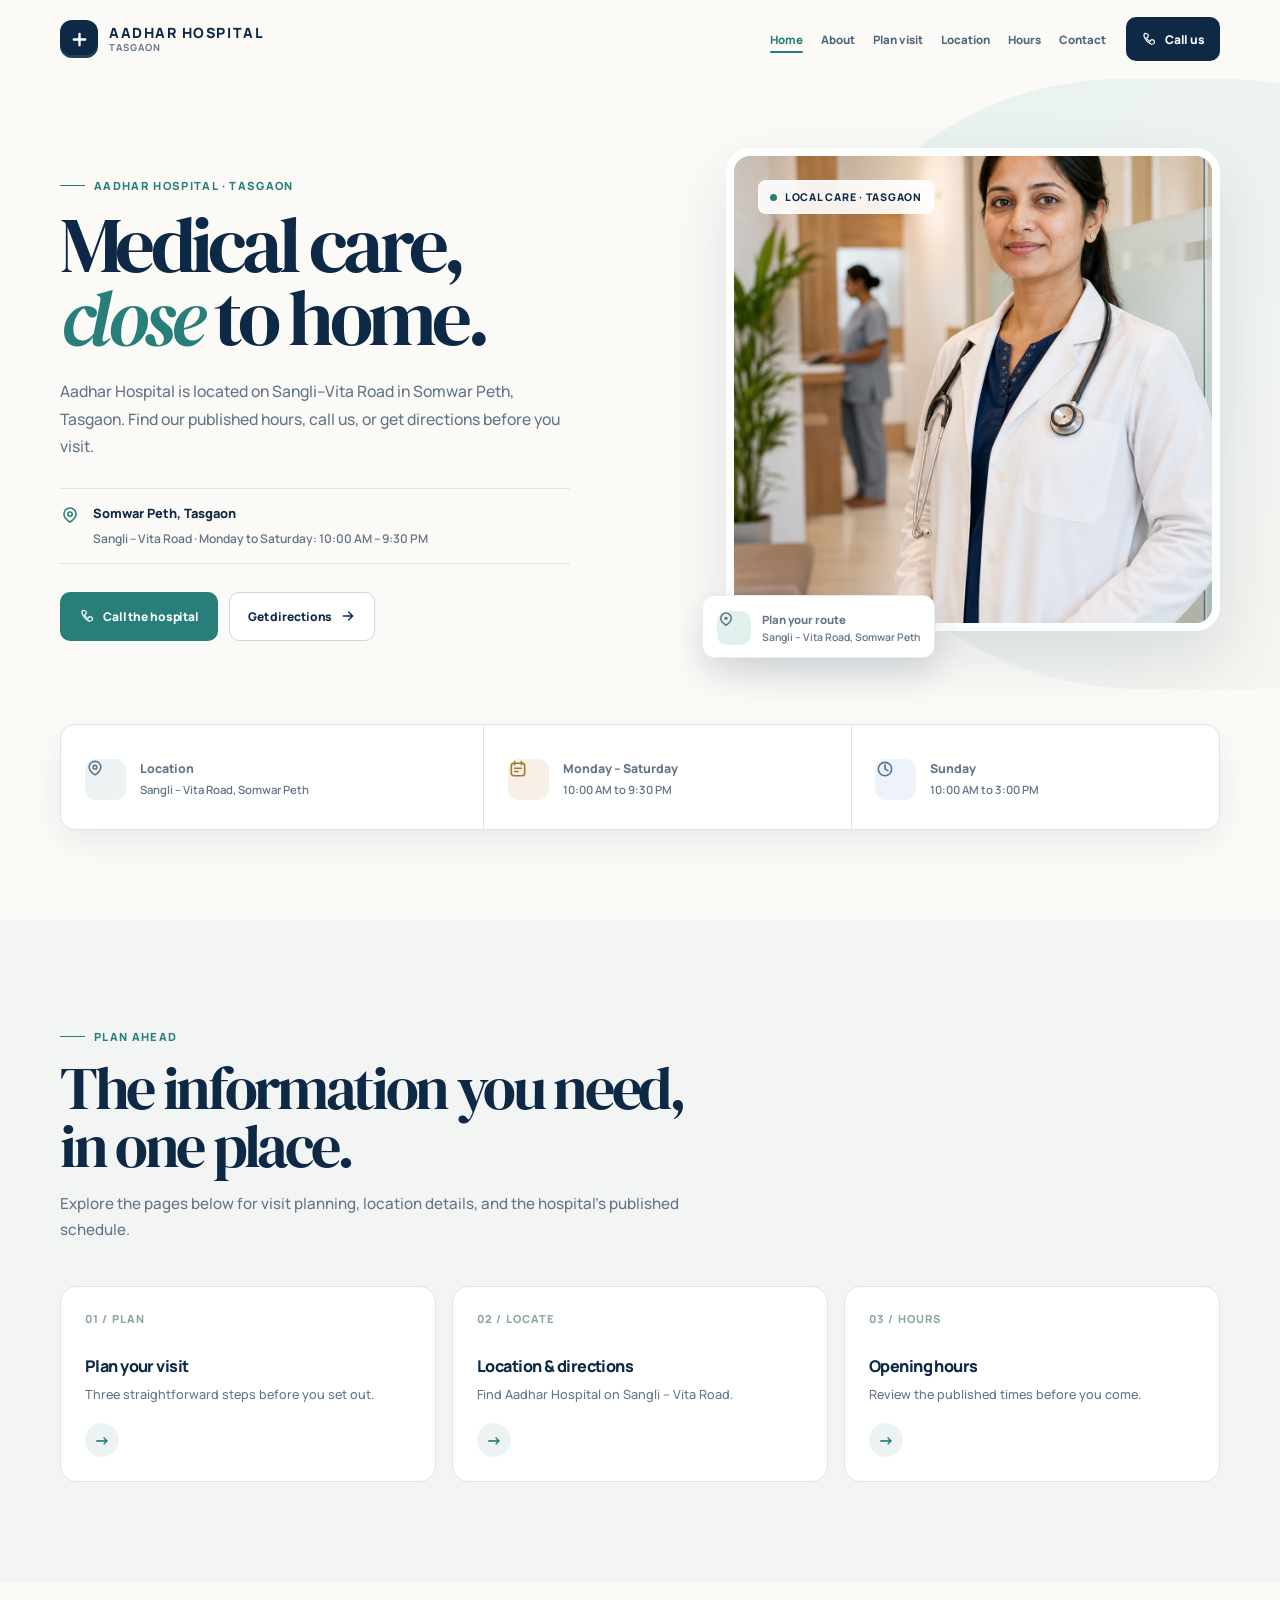
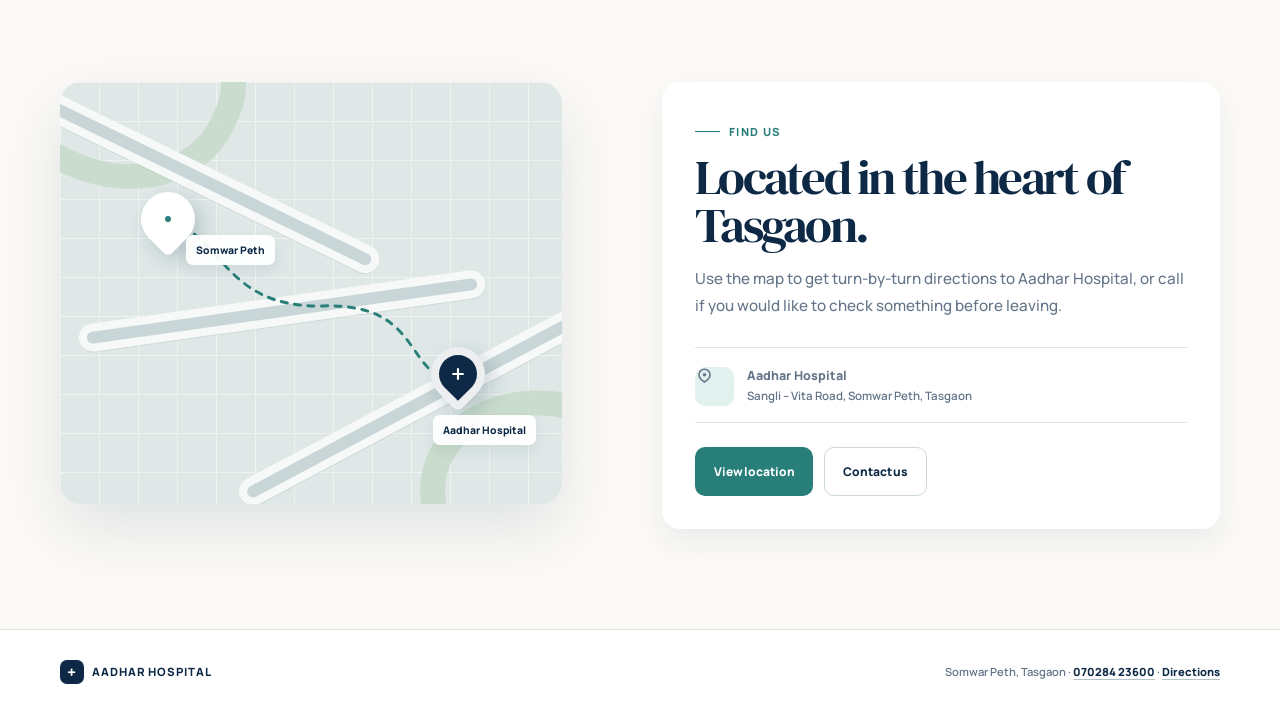
<file: index.html>
<!doctype html>
<html lang="en">
  <head>
    <meta charset="UTF-8" />
    <meta name="viewport" content="width=device-width, initial-scale=1.0" />
    <meta name="theme-color" content="#0d2946" />
    <meta name="description" content="Aadhar Hospital in Tasgaon — location, published visiting hours, contact details, and directions." />
    <title>Aadhar Hospital | Tasgaon</title>
    <link rel="preconnect" href="https://fonts.googleapis.com" />
    <link rel="preconnect" href="https://fonts.gstatic.com" crossorigin />
    <link href="https://fonts.googleapis.com/css2?family=DM+Serif+Display:ital@0;1&family=Manrope:wght@400;500;600;700;800&display=swap" rel="stylesheet" />
    <script>document.documentElement.classList.add('has-js', 'is-loading'); window.__aadharLoaderStartedAt = performance.now();</script>
    <link rel="stylesheet" href="assets/css/site.css" />
    <script src="assets/js/site.js" defer></script>
    <script type="application/ld+json">
      {
        "@context": "https://schema.org",
        "@type": "Hospital",
        "name": "Aadhar Hospital",
        "telephone": "+917028423600",
        "url": "https://maps.app.goo.gl/6AW8SyGjEPgjFMwa7",
        "address": {
          "@type": "PostalAddress",
          "streetAddress": "Sangli - Vita Road, Somwar Peth",
          "addressLocality": "Tasgaon"
        },
        "openingHoursSpecification": [
          {
            "@type": "OpeningHoursSpecification",
            "dayOfWeek": ["Monday", "Tuesday", "Wednesday", "Thursday", "Friday", "Saturday"],
            "opens": "10:00",
            "closes": "21:30"
          },
          {
            "@type": "OpeningHoursSpecification",
            "dayOfWeek": "Sunday",
            "opens": "10:00",
            "closes": "15:00"
          }
        ]
      }
    </script>
  </head>
  <body data-page="home">
    <div class="site-loader" id="site-loader" aria-hidden="true">
      <div class="loader-content">
        <div class="loader-brand"><span class="loader-brand-mark">+</span> AADHAR HOSPITAL</div>
        <div class="pulse-loader-visual">
          <span class="pulse-pin-ring"></span>
          <svg class="pulse-loader-svg" viewBox="0 0 280 117" aria-hidden="true">
            <defs>
              <linearGradient id="loader-route-gradient" x1="18" y1="0" x2="231" y2="0" gradientUnits="userSpaceOnUse">
                <stop stop-color="#287f79"/><stop offset=".63" stop-color="#287f79"/><stop offset="1" stop-color="#0d2946"/>
              </linearGradient>
            </defs>
            <path class="pulse-route-back" d="M18 61h27l9-24 10 48 10-31 10 7h47c18 0 25 13 37 20 15 8 30 7 42-7l20-20"/>
            <path class="pulse-route" d="M18 61h27l9-24 10 48 10-31 10 7h47c18 0 25 13 37 20 15 8 30 7 42-7l20-20"/>
            <circle class="pulse-start" cx="18" cy="61" r="4"/><circle class="pulse-end" cx="230" cy="54" r="3.5"/>
          </svg>
          <span class="pulse-pin"><span>+</span></span><span class="pulse-place">Tasgaon</span>
        </div>
        <p class="pulse-loader-status">Preparing your visit</p>
      </div>
    </div>

    <a class="skip-link" href="#main-content">Skip to content</a>
    <header class="site-header" id="site-header">
      <div class="container header-inner">
        <a class="brand" href="index.html" aria-label="Aadhar Hospital home">
          <span class="brand-mark" aria-hidden="true"><svg viewBox="0 0 24 24" fill="none"><path d="M12 5.5v13M5.5 12h13" stroke="currentColor" stroke-width="2.7" stroke-linecap="round"/></svg></span>
          <span class="brand-copy"><span class="brand-name">AADHAR HOSPITAL</span><span class="brand-place">Tasgaon</span></span>
        </a>
        <button class="nav-toggle" type="button" data-nav-toggle aria-expanded="false" aria-controls="site-nav" aria-label="Open navigation"><span></span></button>
        <nav class="site-nav" id="site-nav" aria-label="Primary navigation">
          <a class="nav-link" href="index.html" aria-current="page">Home</a>
          <a class="nav-link" href="about.html">About</a>
          <a class="nav-link" href="plan-your-visit.html">Plan visit</a>
          <a class="nav-link" href="location.html">Location</a>
          <a class="nav-link" href="hours.html">Hours</a>
          <a class="nav-link" href="contact.html">Contact</a>
          <a class="nav-call" href="tel:+917028423600"><svg viewBox="0 0 24 24" fill="none" aria-hidden="true"><path d="M5.2 4.9c.4-.9 1.4-1.4 2.3-1.1l2.1.7c.8.3 1.3 1.1 1.2 1.9l-.2 2.1c0 .6-.5 1.1-1 1.3l-1.4.6a15.1 15.1 0 0 0 5.4 5.4l.6-1.4c.2-.5.7-.9 1.3-1l2.1-.2c.8-.1 1.6.4 1.9 1.2l.7 2.1c.3.9-.2 1.9-1.1 2.3l-1 .4c-1.1.4-2.3.5-3.4.1A20.5 20.5 0 0 1 4.7 8.3c-.4-1.1-.3-2.3.1-3.4l.4-1Z" stroke="currentColor" stroke-width="1.8" stroke-linejoin="round"/></svg>Call us</a>
        </nav>
      </div>
    </header>

    <main id="main-content">
      <section class="home-hero">
        <div class="container home-grid">
          <div class="home-copy" data-reveal>
            <div class="eyebrow">Aadhar Hospital · Tasgaon</div>
            <h1>Medical care, <em>close</em> to home.</h1>
            <p class="body-copy">Aadhar Hospital is located on Sangli–Vita Road in Somwar Peth, Tasgaon. Find our published hours, call us, or get directions before you visit.</p>
            <div class="hero-details">
              <svg viewBox="0 0 24 24" fill="none" aria-hidden="true"><path d="M19.3 9.7c0 5-7.3 9.6-7.3 9.6S4.7 14.7 4.7 9.7a7.3 7.3 0 1 1 14.6 0Z" stroke="currentColor" stroke-width="1.9"/><circle cx="12" cy="9.7" r="2.6" stroke="currentColor" stroke-width="1.9"/></svg>
              <strong>Somwar Peth, Tasgaon</strong>
              <span>Sangli – Vita Road · Monday to Saturday: 10:00 AM – 9:30 PM</span>
            </div>
            <div class="button-row">
              <a class="button button-primary" href="tel:+917028423600"><svg viewBox="0 0 24 24" fill="none" aria-hidden="true"><path d="M5.2 4.9c.4-.9 1.4-1.4 2.3-1.1l2.1.7c.8.3 1.3 1.1 1.2 1.9l-.2 2.1c0 .6-.5 1.1-1 1.3l-1.4.6a15.1 15.1 0 0 0 5.4 5.4l.6-1.4c.2-.5.7-.9 1.3-1l2.1-.2c.8-.1 1.6.4 1.9 1.2l.7 2.1c.3.9-.2 1.9-1.1 2.3l-1 .4c-1.1.4-2.3.5-3.4.1A20.5 20.5 0 0 1 4.7 8.3c-.4-1.1-.3-2.3.1-3.4l.4-1Z" stroke="currentColor" stroke-width="1.8" stroke-linejoin="round"/></svg>Call the hospital</a>
              <a class="button button-secondary" href="https://maps.app.goo.gl/6AW8SyGjEPgjFMwa7" target="_blank" rel="noopener noreferrer">Get directions <svg viewBox="0 0 24 24" fill="none" aria-hidden="true"><path d="M5 12h13M13 6l6 6-6 6" stroke="currentColor" stroke-width="2" stroke-linecap="round" stroke-linejoin="round"/></svg></a>
            </div>
          </div>
          <div class="hero-media" data-reveal data-delay="1" role="img" aria-label="Doctor in a bright hospital consultation space">
            <div class="hero-image-frame">
              <img src="assets/aadhar-hospital-hero.png" alt="Doctor standing in a bright hospital consultation space" loading="eager" fetchpriority="high" />
              <span class="image-label">Local care · Tasgaon</span>
            </div>
            <div class="hero-floating-card">
              <span class="hero-floating-icon" aria-hidden="true"><svg viewBox="0 0 24 24" fill="none"><path d="M19 9.8c0 4.8-7 9.2-7 9.2s-7-4.4-7-9.2a7 7 0 1 1 14 0Z" stroke="currentColor" stroke-width="2"/><circle cx="12" cy="9.8" r="2.2" fill="currentColor"/></svg></span>
              <span><strong>Plan your route</strong><span>Sangli – Vita Road, Somwar Peth</span></span>
            </div>
          </div>
        </div>
      </section>

      <section class="essentials" aria-label="Aadhar Hospital essentials">
        <div class="container">
          <div class="essentials-grid" data-reveal>
            <a class="essential" href="location.html">
              <span class="essential-icon" aria-hidden="true"><svg viewBox="0 0 24 24" fill="none"><path d="M19 9.8c0 4.8-7 9.2-7 9.2s-7-4.4-7-9.2a7 7 0 1 1 14 0Z" stroke="currentColor" stroke-width="1.9"/><circle cx="12" cy="9.8" r="2.2" stroke="currentColor" stroke-width="1.9"/></svg></span>
              <span><strong>Location</strong><span>Sangli – Vita Road, Somwar Peth</span></span>
            </a>
            <a class="essential" href="hours.html">
              <span class="essential-icon" aria-hidden="true"><svg viewBox="0 0 24 24" fill="none"><rect x="4" y="5" width="16" height="15" rx="3" stroke="currentColor" stroke-width="1.9"/><path d="M8 3v4M16 3v4M8 11h8M8 15h4" stroke="currentColor" stroke-width="1.9" stroke-linecap="round"/></svg></span>
              <span><strong>Monday – Saturday</strong><span>10:00 AM to 9:30 PM</span></span>
            </a>
            <a class="essential" href="hours.html">
              <span class="essential-icon" aria-hidden="true"><svg viewBox="0 0 24 24" fill="none"><path d="M12 7v5l3.5 2" stroke="currentColor" stroke-width="1.9" stroke-linecap="round"/><circle cx="12" cy="12" r="8" stroke="currentColor" stroke-width="1.9"/></svg></span>
              <span><strong>Sunday</strong><span>10:00 AM to 3:00 PM</span></span>
            </a>
          </div>
        </div>
      </section>

      <section class="section section-muted">
        <div class="container">
          <div class="section-heading" data-reveal>
            <div class="section-kicker">Plan ahead</div>
            <h2>The information you need, in one place.</h2>
            <p class="body-copy">Explore the pages below for visit planning, location details, and the hospital’s published schedule.</p>
          </div>
          <div class="link-card-grid">
            <a class="link-card" href="plan-your-visit.html" data-reveal>
              <span class="card-number">01 / PLAN</span>
              <span><h3>Plan your visit</h3><p>Three straightforward steps before you set out.</p><span class="link-arrow" aria-hidden="true">→</span></span>
            </a>
            <a class="link-card" href="location.html" data-reveal data-delay="1">
              <span class="card-number">02 / LOCATE</span>
              <span><h3>Location &amp; directions</h3><p>Find Aadhar Hospital on Sangli – Vita Road.</p><span class="link-arrow" aria-hidden="true">→</span></span>
            </a>
            <a class="link-card" href="hours.html" data-reveal data-delay="2">
              <span class="card-number">03 / HOURS</span>
              <span><h3>Opening hours</h3><p>Review the published times before you come.</p><span class="link-arrow" aria-hidden="true">→</span></span>
            </a>
          </div>
        </div>
      </section>

      <section class="section">
        <div class="container split-layout reverse">
          <div class="route-card" data-reveal role="img" aria-label="Stylized directions graphic from Somwar Peth to Aadhar Hospital">
            <span class="route-park one"></span><span class="route-park two"></span>
            <span class="route-road one"></span><span class="route-road two"></span><span class="route-road three"></span>
            <svg class="route-svg" viewBox="0 0 560 424" preserveAspectRatio="none" aria-hidden="true"><path class="route-line" d="M108 138 C 182 143, 175 228, 294 225 S 379 305, 457 303"/></svg>
            <span class="route-point from" aria-hidden="true"><svg viewBox="0 0 24 24" fill="none"><circle cx="12" cy="12" r="4" fill="currentColor"/></svg></span>
            <span class="route-point to" aria-hidden="true"><svg viewBox="0 0 24 24" fill="none"><path d="M12 5.5v13M5.5 12h13" stroke="currentColor" stroke-width="2.9" stroke-linecap="round"/></svg></span>
            <span class="route-label from">Somwar Peth</span><span class="route-label to">Aadhar Hospital</span>
          </div>
          <div class="intro-panel" data-reveal data-delay="1">
            <div class="section-kicker">Find us</div>
            <h2>Located in the heart of Tasgaon.</h2>
            <p class="body-copy">Use the map to get turn-by-turn directions to Aadhar Hospital, or call if you would like to check something before leaving.</p>
            <div class="info-list">
              <div class="info-list-item">
                <span class="small-icon" aria-hidden="true"><svg viewBox="0 0 24 24" fill="none"><path d="M19 9.8c0 4.8-7 9.2-7 9.2s-7-4.4-7-9.2a7 7 0 1 1 14 0Z" stroke="currentColor" stroke-width="2"/><circle cx="12" cy="9.8" r="2.2" fill="currentColor"/></svg></span>
                <span><strong>Aadhar Hospital</strong><span>Sangli – Vita Road, Somwar Peth, Tasgaon</span></span>
              </div>
            </div>
            <div class="button-row" style="margin-top:24px">
              <a class="button button-primary" href="location.html">View location</a>
              <a class="button button-secondary" href="contact.html">Contact us</a>
            </div>
          </div>
        </div>
      </section>
    </main>

    <footer class="site-footer">
      <div class="container footer-inner">
        <span class="footer-brand"><span class="footer-brand-mark">+</span> AADHAR HOSPITAL</span>
        <span>Somwar Peth, Tasgaon · <a href="tel:+917028423600">070284 23600</a> · <a href="https://maps.app.goo.gl/6AW8SyGjEPgjFMwa7" target="_blank" rel="noopener noreferrer">Directions</a></span>
      </div>
    </footer>

    <div class="mobile-actions" aria-label="Quick actions">
      <a href="tel:+917028423600"><svg viewBox="0 0 24 24" fill="none" aria-hidden="true"><path d="M5.2 4.9c.4-.9 1.4-1.4 2.3-1.1l2.1.7c.8.3 1.3 1.1 1.2 1.9l-.2 2.1c0 .6-.5 1.1-1 1.3l-1.4.6a15.1 15.1 0 0 0 5.4 5.4l.6-1.4c.2-.5.7-.9 1.3-1l2.1-.2c.8-.1 1.6.4 1.9 1.2l.7 2.1c.3.9-.2 1.9-1.1 2.3l-1 .4c-1.1.4-2.3.5-3.4.1A20.5 20.5 0 0 1 4.7 8.3c-.4-1.1-.3-2.3.1-3.4l.4-1Z" stroke="currentColor" stroke-width="1.8" stroke-linejoin="round"/></svg>Call</a>
      <a href="https://maps.app.goo.gl/6AW8SyGjEPgjFMwa7" target="_blank" rel="noopener noreferrer"><svg viewBox="0 0 24 24" fill="none" aria-hidden="true"><path d="M19 9.8c0 4.8-7 9.2-7 9.2s-7-4.4-7-9.2a7 7 0 1 1 14 0Z" stroke="currentColor" stroke-width="2"/><circle cx="12" cy="9.8" r="2.2" fill="currentColor"/></svg>Directions</a>
    </div>
  </body>
</html>
</file>
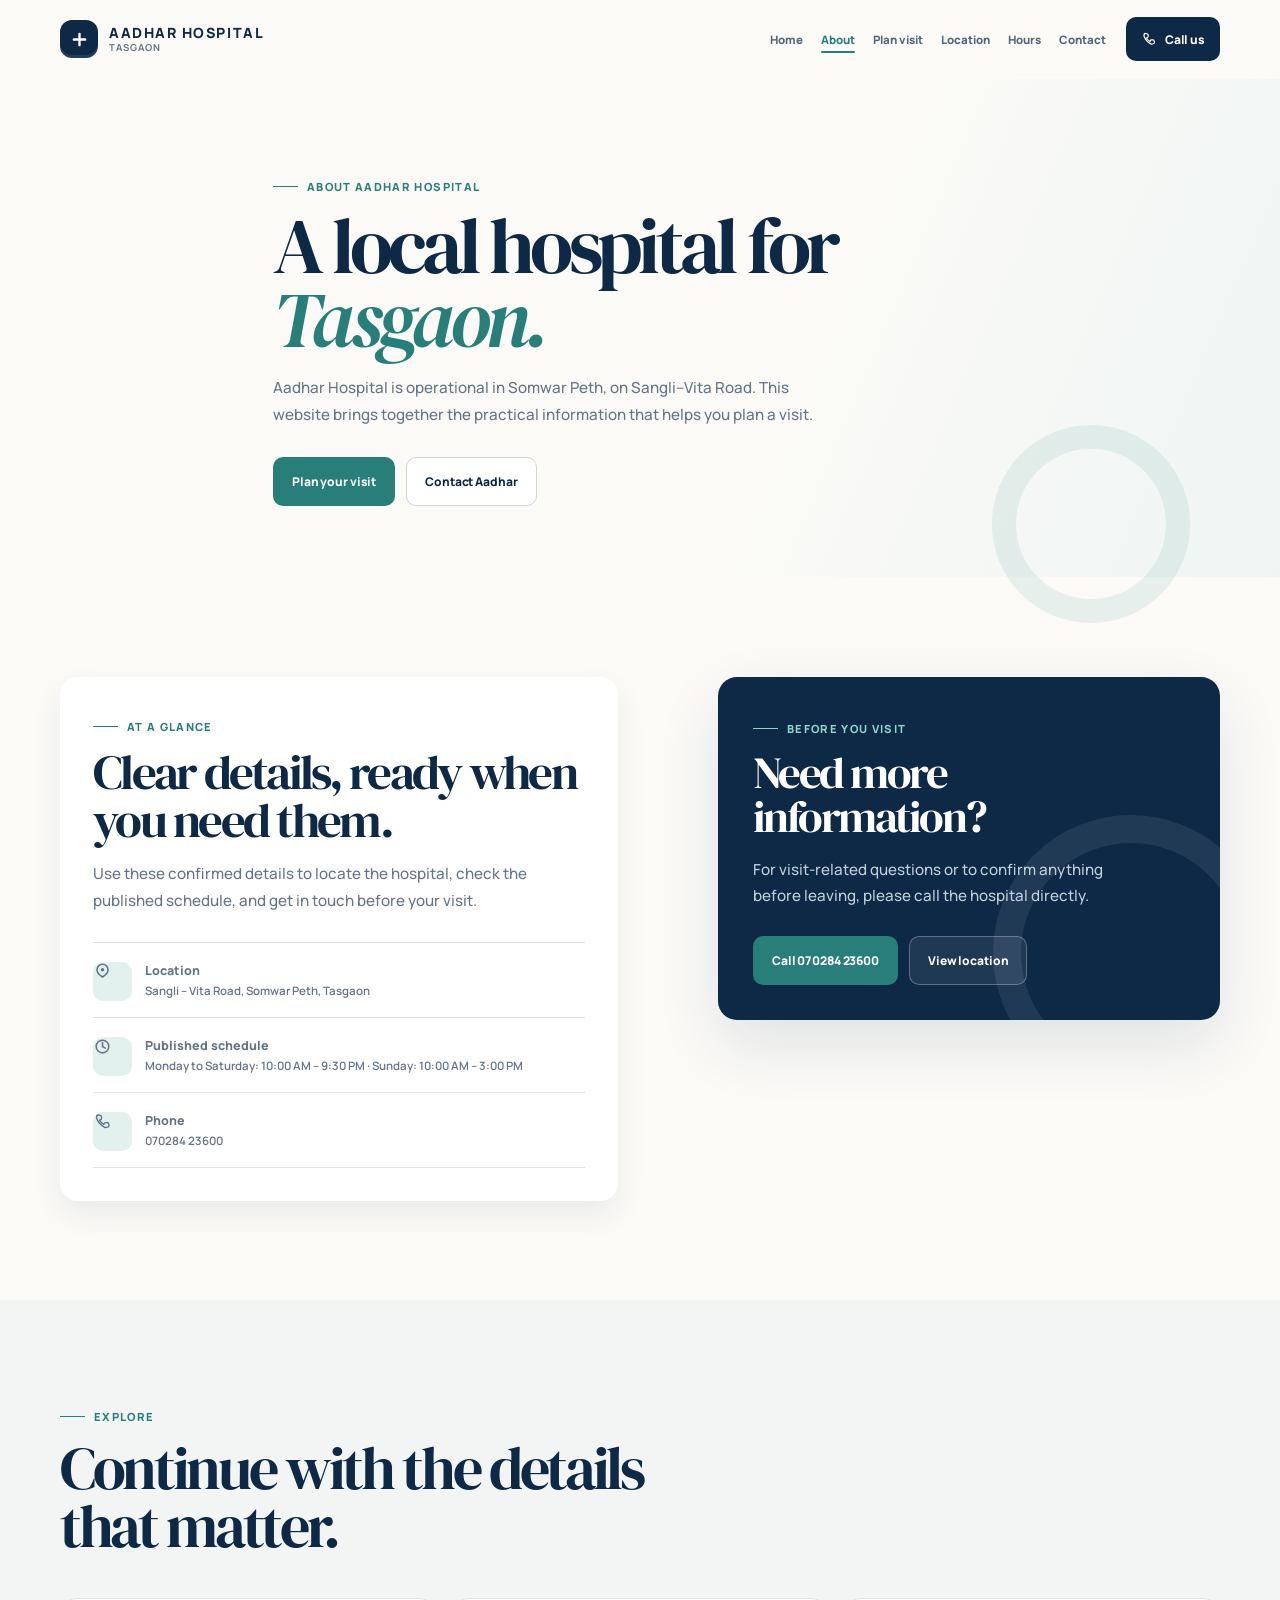
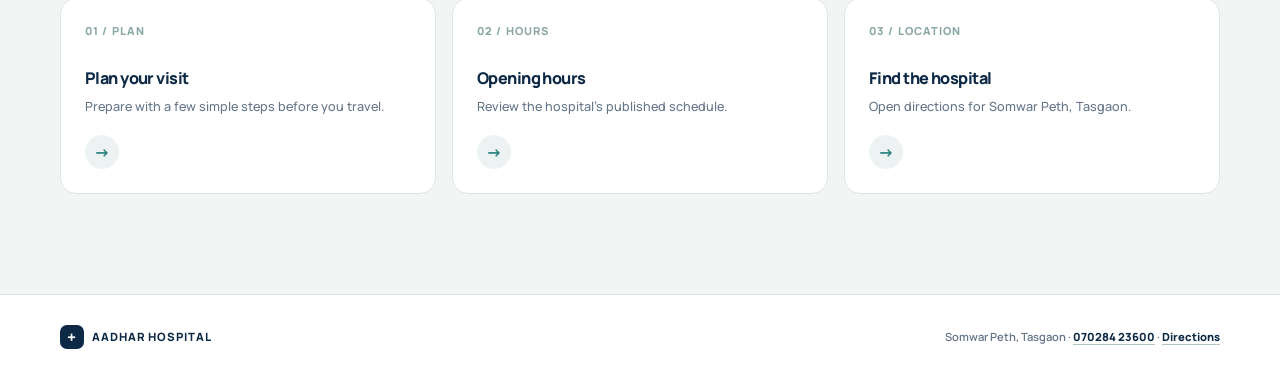
<file: about.html>
<!doctype html>
<html lang="en">
  <head>
    <meta charset="UTF-8" />
    <meta name="viewport" content="width=device-width, initial-scale=1.0" />
    <meta name="theme-color" content="#0d2946" />
    <meta name="description" content="Learn the essential visit information for Aadhar Hospital in Tasgaon." />
    <title>About Aadhar Hospital | Tasgaon</title>
    <link rel="preconnect" href="https://fonts.googleapis.com" />
    <link rel="preconnect" href="https://fonts.gstatic.com" crossorigin />
    <link href="https://fonts.googleapis.com/css2?family=DM+Serif+Display:ital@0;1&family=Manrope:wght@400;500;600;700;800&display=swap" rel="stylesheet" />
    <script>document.documentElement.classList.add('has-js', 'is-loading'); window.__aadharLoaderStartedAt = performance.now();</script>
    <link rel="stylesheet" href="assets/css/site.css" />
    <script src="assets/js/site.js" defer></script>
  </head>
  <body data-page="about">
    <div class="site-loader" id="site-loader" aria-hidden="true">
      <div class="loader-content">
        <div class="loader-brand"><span class="loader-brand-mark">+</span> AADHAR HOSPITAL</div>
        <div class="pulse-loader-visual">
          <span class="pulse-pin-ring"></span>
          <svg class="pulse-loader-svg" viewBox="0 0 280 117" aria-hidden="true">
            <defs><linearGradient id="loader-route-gradient" x1="18" y1="0" x2="231" y2="0" gradientUnits="userSpaceOnUse"><stop stop-color="#287f79"/><stop offset=".63" stop-color="#287f79"/><stop offset="1" stop-color="#0d2946"/></linearGradient></defs>
            <path class="pulse-route-back" d="M18 61h27l9-24 10 48 10-31 10 7h47c18 0 25 13 37 20 15 8 30 7 42-7l20-20"/><path class="pulse-route" d="M18 61h27l9-24 10 48 10-31 10 7h47c18 0 25 13 37 20 15 8 30 7 42-7l20-20"/><circle class="pulse-start" cx="18" cy="61" r="4"/><circle class="pulse-end" cx="230" cy="54" r="3.5"/>
          </svg>
          <span class="pulse-pin"><span>+</span></span><span class="pulse-place">Tasgaon</span>
        </div>
        <p class="pulse-loader-status">Preparing your visit</p>
      </div>
    </div>
    <a class="skip-link" href="#main-content">Skip to content</a>
    <header class="site-header" id="site-header">
      <div class="container header-inner">
        <a class="brand" href="index.html" aria-label="Aadhar Hospital home"><span class="brand-mark" aria-hidden="true"><svg viewBox="0 0 24 24" fill="none"><path d="M12 5.5v13M5.5 12h13" stroke="currentColor" stroke-width="2.7" stroke-linecap="round"/></svg></span><span class="brand-copy"><span class="brand-name">AADHAR HOSPITAL</span><span class="brand-place">Tasgaon</span></span></a>
        <button class="nav-toggle" type="button" data-nav-toggle aria-expanded="false" aria-controls="site-nav" aria-label="Open navigation"><span></span></button>
        <nav class="site-nav" id="site-nav" aria-label="Primary navigation">
          <a class="nav-link" href="index.html">Home</a><a class="nav-link" href="about.html" aria-current="page">About</a><a class="nav-link" href="plan-your-visit.html">Plan visit</a><a class="nav-link" href="location.html">Location</a><a class="nav-link" href="hours.html">Hours</a><a class="nav-link" href="contact.html">Contact</a>
          <a class="nav-call" href="tel:+917028423600"><svg viewBox="0 0 24 24" fill="none" aria-hidden="true"><path d="M5.2 4.9c.4-.9 1.4-1.4 2.3-1.1l2.1.7c.8.3 1.3 1.1 1.2 1.9l-.2 2.1c0 .6-.5 1.1-1 1.3l-1.4.6a15.1 15.1 0 0 0 5.4 5.4l.6-1.4c.2-.5.7-.9 1.3-1l2.1-.2c.8-.1 1.6.4 1.9 1.2l.7 2.1c.3.9-.2 1.9-1.1 2.3l-1 .4c-1.1.4-2.3.5-3.4.1A20.5 20.5 0 0 1 4.7 8.3c-.4-1.1-.3-2.3.1-3.4l.4-1Z" stroke="currentColor" stroke-width="1.8" stroke-linejoin="round"/></svg>Call us</a>
        </nav>
      </div>
    </header>

    <main id="main-content">
      <section class="page-hero">
        <div class="container page-hero-inner" data-reveal>
          <div class="eyebrow">About Aadhar Hospital</div>
          <h1>A local hospital for <em>Tasgaon.</em></h1>
          <p class="body-copy">Aadhar Hospital is operational in Somwar Peth, on Sangli–Vita Road. This website brings together the practical information that helps you plan a visit.</p>
          <div class="page-hero-actions button-row"><a class="button button-primary" href="plan-your-visit.html">Plan your visit</a><a class="button button-secondary" href="contact.html">Contact Aadhar</a></div>
        </div>
      </section>

      <section class="section">
        <div class="container split-layout">
          <div class="intro-panel" data-reveal>
            <div class="section-kicker">At a glance</div>
            <h2>Clear details, ready when you need them.</h2>
            <p class="body-copy">Use these confirmed details to locate the hospital, check the published schedule, and get in touch before your visit.</p>
            <div class="info-list">
              <div class="info-list-item"><span class="small-icon" aria-hidden="true"><svg viewBox="0 0 24 24" fill="none"><path d="M19 9.8c0 4.8-7 9.2-7 9.2s-7-4.4-7-9.2a7 7 0 1 1 14 0Z" stroke="currentColor" stroke-width="2"/><circle cx="12" cy="9.8" r="2.2" fill="currentColor"/></svg></span><span><strong>Location</strong><span>Sangli – Vita Road, Somwar Peth, Tasgaon</span></span></div>
              <div class="info-list-item"><span class="small-icon" aria-hidden="true"><svg viewBox="0 0 24 24" fill="none"><path d="M12 7v5l3.5 2" stroke="currentColor" stroke-width="2" stroke-linecap="round"/><circle cx="12" cy="12" r="8" stroke="currentColor" stroke-width="2"/></svg></span><span><strong>Published schedule</strong><span>Monday to Saturday: 10:00 AM – 9:30 PM · Sunday: 10:00 AM – 3:00 PM</span></span></div>
              <div class="info-list-item"><span class="small-icon" aria-hidden="true"><svg viewBox="0 0 24 24" fill="none"><path d="M5.2 4.9c.4-.9 1.4-1.4 2.3-1.1l2.1.7c.8.3 1.3 1.1 1.2 1.9l-.2 2.1c0 .6-.5 1.1-1 1.3l-1.4.6a15.1 15.1 0 0 0 5.4 5.4l.6-1.4c.2-.5.7-.9 1.3-1l2.1-.2c.8-.1 1.6.4 1.9 1.2l.7 2.1c.3.9-.2 1.9-1.1 2.3l-1 .4c-1.1.4-2.3.5-3.4.1A20.5 20.5 0 0 1 4.7 8.3c-.4-1.1-.3-2.3.1-3.4l.4-1Z" stroke="currentColor" stroke-width="1.8" stroke-linejoin="round"/></svg></span><span><strong>Phone</strong><span>070284 23600</span></span></div>
            </div>
          </div>
          <aside class="callout-card" data-reveal data-delay="1">
            <div class="section-kicker">Before you visit</div>
            <h2>Need more information?</h2>
            <p class="body-copy">For visit-related questions or to confirm anything before leaving, please call the hospital directly.</p>
            <div class="button-row"><a class="button button-primary" href="tel:+917028423600">Call 070284 23600</a><a class="button button-secondary" href="location.html">View location</a></div>
          </aside>
        </div>
      </section>

      <section class="section section-muted">
        <div class="container">
          <div class="section-heading" data-reveal><div class="section-kicker">Explore</div><h2>Continue with the details that matter.</h2></div>
          <div class="link-card-grid">
            <a class="link-card" href="plan-your-visit.html" data-reveal><span class="card-number">01 / PLAN</span><span><h3>Plan your visit</h3><p>Prepare with a few simple steps before you travel.</p><span class="link-arrow" aria-hidden="true">→</span></span></a>
            <a class="link-card" href="hours.html" data-reveal data-delay="1"><span class="card-number">02 / HOURS</span><span><h3>Opening hours</h3><p>Review the hospital’s published schedule.</p><span class="link-arrow" aria-hidden="true">→</span></span></a>
            <a class="link-card" href="location.html" data-reveal data-delay="2"><span class="card-number">03 / LOCATION</span><span><h3>Find the hospital</h3><p>Open directions for Somwar Peth, Tasgaon.</p><span class="link-arrow" aria-hidden="true">→</span></span></a>
          </div>
        </div>
      </section>
    </main>

    <footer class="site-footer"><div class="container footer-inner"><span class="footer-brand"><span class="footer-brand-mark">+</span> AADHAR HOSPITAL</span><span>Somwar Peth, Tasgaon · <a href="tel:+917028423600">070284 23600</a> · <a href="https://maps.app.goo.gl/6AW8SyGjEPgjFMwa7" target="_blank" rel="noopener noreferrer">Directions</a></span></div></footer>
    <div class="mobile-actions" aria-label="Quick actions"><a href="tel:+917028423600"><svg viewBox="0 0 24 24" fill="none" aria-hidden="true"><path d="M5.2 4.9c.4-.9 1.4-1.4 2.3-1.1l2.1.7c.8.3 1.3 1.1 1.2 1.9l-.2 2.1c0 .6-.5 1.1-1 1.3l-1.4.6a15.1 15.1 0 0 0 5.4 5.4l.6-1.4c.2-.5.7-.9 1.3-1l2.1-.2c.8-.1 1.6.4 1.9 1.2l.7 2.1c.3.9-.2 1.9-1.1 2.3l-1 .4c-1.1.4-2.3.5-3.4.1A20.5 20.5 0 0 1 4.7 8.3c-.4-1.1-.3-2.3.1-3.4l.4-1Z" stroke="currentColor" stroke-width="1.8" stroke-linejoin="round"/></svg>Call</a><a href="https://maps.app.goo.gl/6AW8SyGjEPgjFMwa7" target="_blank" rel="noopener noreferrer"><svg viewBox="0 0 24 24" fill="none" aria-hidden="true"><path d="M19 9.8c0 4.8-7 9.2-7 9.2s-7-4.4-7-9.2a7 7 0 1 1 14 0Z" stroke="currentColor" stroke-width="2"/><circle cx="12" cy="9.8" r="2.2" fill="currentColor"/></svg>Directions</a></div>
  </body>
</html>
</file>
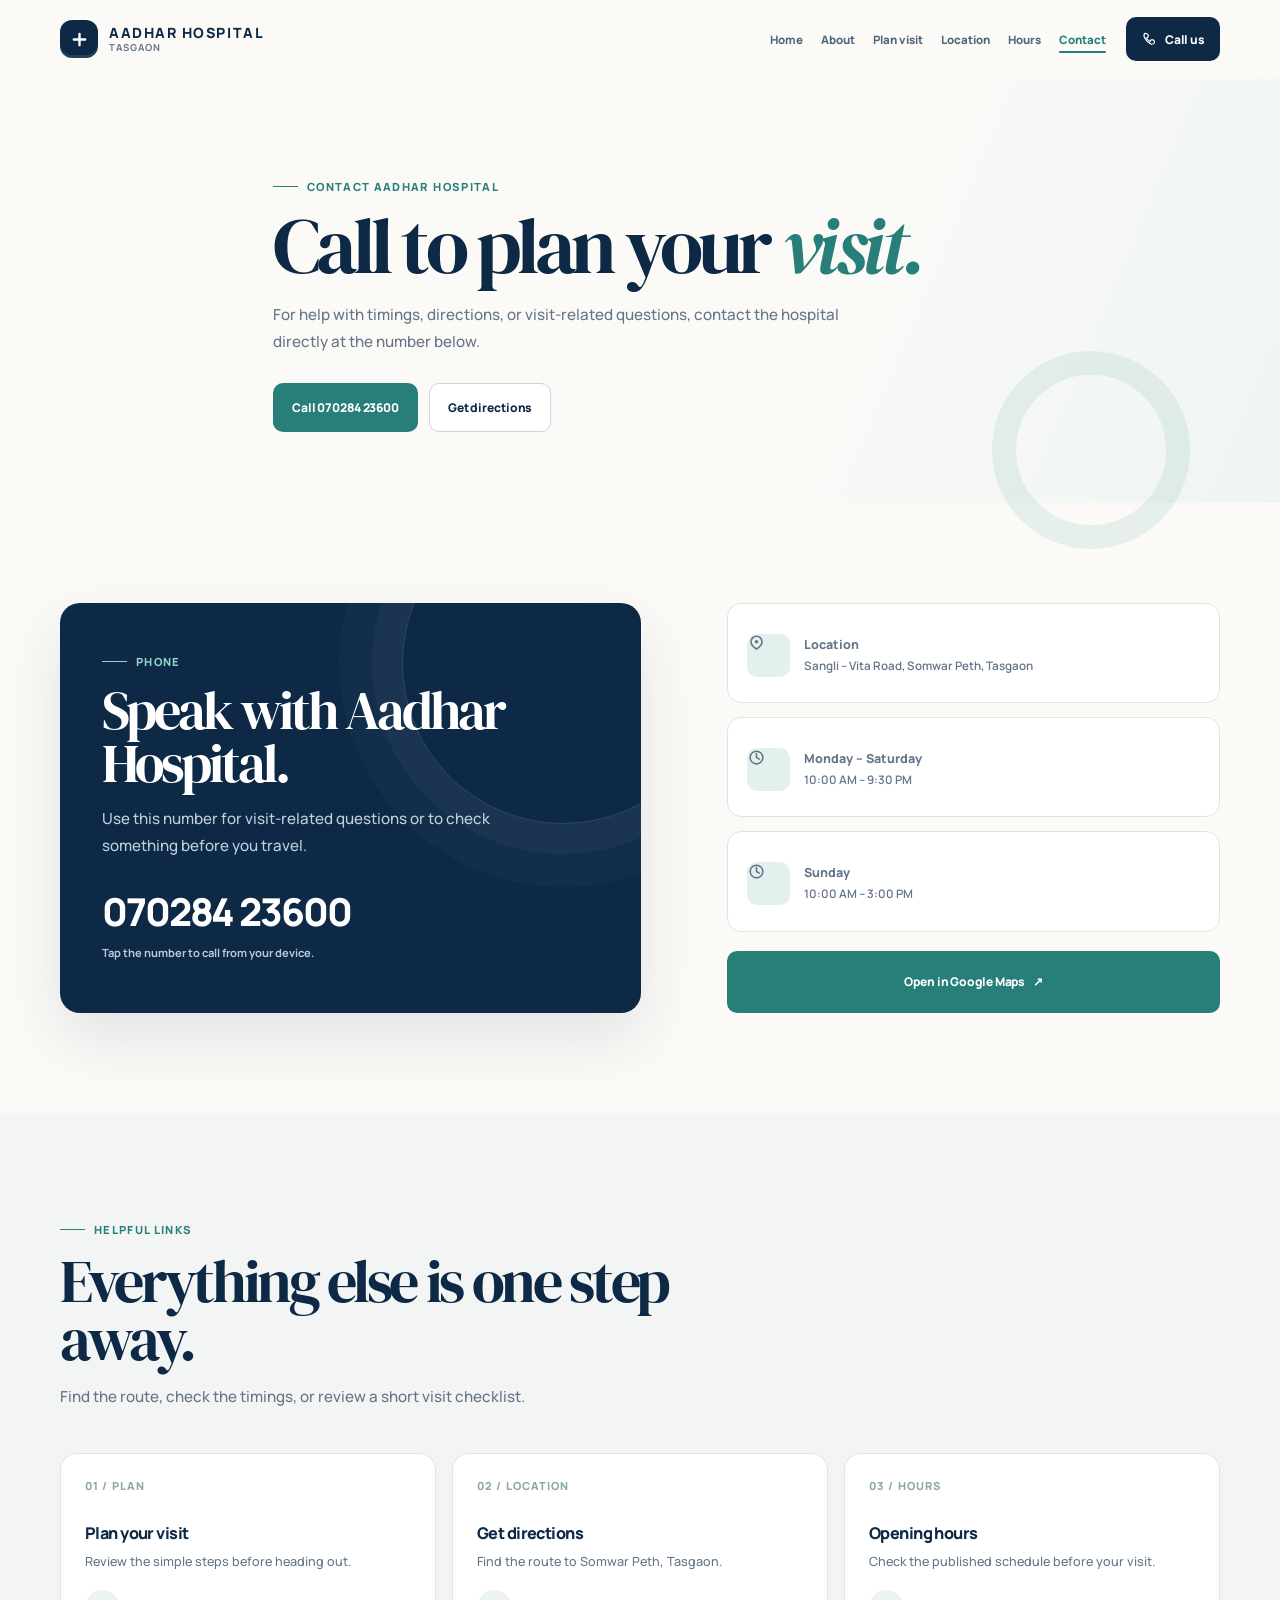
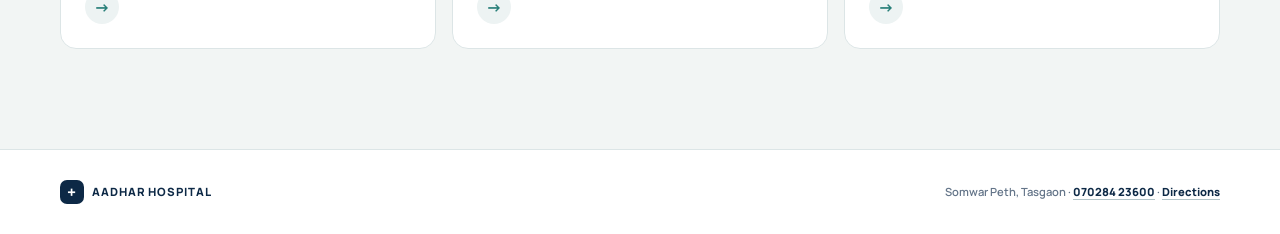
<file: contact.html>
<!doctype html>
<html lang="en">
  <head>
    <meta charset="UTF-8" />
    <meta name="viewport" content="width=device-width, initial-scale=1.0" />
    <meta name="theme-color" content="#0d2946" />
    <meta name="description" content="Contact Aadhar Hospital in Tasgaon at 070284 23600 or open directions in Google Maps." />
    <title>Contact Aadhar Hospital | Tasgaon</title>
    <link rel="preconnect" href="https://fonts.googleapis.com" />
    <link rel="preconnect" href="https://fonts.gstatic.com" crossorigin />
    <link href="https://fonts.googleapis.com/css2?family=DM+Serif+Display:ital@0;1&family=Manrope:wght@400;500;600;700;800&display=swap" rel="stylesheet" />
    <script>document.documentElement.classList.add('has-js', 'is-loading'); window.__aadharLoaderStartedAt = performance.now();</script>
    <link rel="stylesheet" href="assets/css/site.css" />
    <script src="assets/js/site.js" defer></script>
  </head>
  <body data-page="contact">
    <div class="site-loader" id="site-loader" aria-hidden="true">
      <div class="loader-content">
        <div class="loader-brand"><span class="loader-brand-mark">+</span> AADHAR HOSPITAL</div>
        <div class="pulse-loader-visual">
          <span class="pulse-pin-ring"></span>
          <svg class="pulse-loader-svg" viewBox="0 0 280 117" aria-hidden="true"><defs><linearGradient id="loader-route-gradient" x1="18" y1="0" x2="231" y2="0" gradientUnits="userSpaceOnUse"><stop stop-color="#287f79"/><stop offset=".63" stop-color="#287f79"/><stop offset="1" stop-color="#0d2946"/></linearGradient></defs><path class="pulse-route-back" d="M18 61h27l9-24 10 48 10-31 10 7h47c18 0 25 13 37 20 15 8 30 7 42-7l20-20"/><path class="pulse-route" d="M18 61h27l9-24 10 48 10-31 10 7h47c18 0 25 13 37 20 15 8 30 7 42-7l20-20"/><circle class="pulse-start" cx="18" cy="61" r="4"/><circle class="pulse-end" cx="230" cy="54" r="3.5"/></svg>
          <span class="pulse-pin"><span>+</span></span><span class="pulse-place">Tasgaon</span>
        </div>
        <p class="pulse-loader-status">Preparing your visit</p>
      </div>
    </div>
    <a class="skip-link" href="#main-content">Skip to content</a>
    <header class="site-header" id="site-header">
      <div class="container header-inner">
        <a class="brand" href="index.html" aria-label="Aadhar Hospital home"><span class="brand-mark" aria-hidden="true"><svg viewBox="0 0 24 24" fill="none"><path d="M12 5.5v13M5.5 12h13" stroke="currentColor" stroke-width="2.7" stroke-linecap="round"/></svg></span><span class="brand-copy"><span class="brand-name">AADHAR HOSPITAL</span><span class="brand-place">Tasgaon</span></span></a>
        <button class="nav-toggle" type="button" data-nav-toggle aria-expanded="false" aria-controls="site-nav" aria-label="Open navigation"><span></span></button>
        <nav class="site-nav" id="site-nav" aria-label="Primary navigation">
          <a class="nav-link" href="index.html">Home</a><a class="nav-link" href="about.html">About</a><a class="nav-link" href="plan-your-visit.html">Plan visit</a><a class="nav-link" href="location.html">Location</a><a class="nav-link" href="hours.html">Hours</a><a class="nav-link" href="contact.html" aria-current="page">Contact</a>
          <a class="nav-call" href="tel:+917028423600"><svg viewBox="0 0 24 24" fill="none" aria-hidden="true"><path d="M5.2 4.9c.4-.9 1.4-1.4 2.3-1.1l2.1.7c.8.3 1.3 1.1 1.2 1.9l-.2 2.1c0 .6-.5 1.1-1 1.3l-1.4.6a15.1 15.1 0 0 0 5.4 5.4l.6-1.4c.2-.5.7-.9 1.3-1l2.1-.2c.8-.1 1.6.4 1.9 1.2l.7 2.1c.3.9-.2 1.9-1.1 2.3l-1 .4c-1.1.4-2.3.5-3.4.1A20.5 20.5 0 0 1 4.7 8.3c-.4-1.1-.3-2.3.1-3.4l.4-1Z" stroke="currentColor" stroke-width="1.8" stroke-linejoin="round"/></svg>Call us</a>
        </nav>
      </div>
    </header>

    <main id="main-content">
      <section class="page-hero">
        <div class="container page-hero-inner" data-reveal>
          <div class="eyebrow">Contact Aadhar Hospital</div>
          <h1>Call to plan your <em>visit.</em></h1>
          <p class="body-copy">For help with timings, directions, or visit-related questions, contact the hospital directly at the number below.</p>
          <div class="page-hero-actions button-row"><a class="button button-primary" href="tel:+917028423600">Call 070284 23600</a><a class="button button-secondary" href="https://maps.app.goo.gl/6AW8SyGjEPgjFMwa7" target="_blank" rel="noopener noreferrer">Get directions</a></div>
        </div>
      </section>

      <section class="section">
        <div class="container contact-grid">
          <div class="phone-card" data-reveal>
            <div class="section-kicker">Phone</div>
            <h2>Speak with Aadhar Hospital.</h2>
            <p class="body-copy">Use this number for visit-related questions or to check something before you travel.</p>
            <a class="phone-number" href="tel:+917028423600">070284 23600</a>
            <p class="phone-caption">Tap the number to call from your device.</p>
          </div>
          <div class="contact-details" data-reveal data-delay="1">
            <div class="detail-card">
              <span class="small-icon" aria-hidden="true"><svg viewBox="0 0 24 24" fill="none"><path d="M19 9.8c0 4.8-7 9.2-7 9.2s-7-4.4-7-9.2a7 7 0 1 1 14 0Z" stroke="currentColor" stroke-width="2"/><circle cx="12" cy="9.8" r="2.2" fill="currentColor"/></svg></span>
              <span><strong>Location</strong><span>Sangli – Vita Road, Somwar Peth, Tasgaon</span></span>
            </div>
            <div class="detail-card">
              <span class="small-icon" aria-hidden="true"><svg viewBox="0 0 24 24" fill="none"><path d="M12 7v5l3.5 2" stroke="currentColor" stroke-width="2" stroke-linecap="round"/><circle cx="12" cy="12" r="8" stroke="currentColor" stroke-width="2"/></svg></span>
              <span><strong>Monday – Saturday</strong><span>10:00 AM – 9:30 PM</span></span>
            </div>
            <div class="detail-card">
              <span class="small-icon" aria-hidden="true"><svg viewBox="0 0 24 24" fill="none"><path d="M12 7v5l3.5 2" stroke="currentColor" stroke-width="2" stroke-linecap="round"/><circle cx="12" cy="12" r="8" stroke="currentColor" stroke-width="2"/></svg></span>
              <span><strong>Sunday</strong><span>10:00 AM – 3:00 PM</span></span>
            </div>
            <a class="button button-primary" href="https://maps.app.goo.gl/6AW8SyGjEPgjFMwa7" target="_blank" rel="noopener noreferrer">Open in Google Maps <span aria-hidden="true">↗</span></a>
          </div>
        </div>
      </section>

      <section class="section section-muted">
        <div class="container">
          <div class="section-heading" data-reveal><div class="section-kicker">Helpful links</div><h2>Everything else is one step away.</h2><p class="body-copy">Find the route, check the timings, or review a short visit checklist.</p></div>
          <div class="link-card-grid">
            <a class="link-card" href="plan-your-visit.html" data-reveal><span class="card-number">01 / PLAN</span><span><h3>Plan your visit</h3><p>Review the simple steps before heading out.</p><span class="link-arrow" aria-hidden="true">→</span></span></a>
            <a class="link-card" href="location.html" data-reveal data-delay="1"><span class="card-number">02 / LOCATION</span><span><h3>Get directions</h3><p>Find the route to Somwar Peth, Tasgaon.</p><span class="link-arrow" aria-hidden="true">→</span></span></a>
            <a class="link-card" href="hours.html" data-reveal data-delay="2"><span class="card-number">03 / HOURS</span><span><h3>Opening hours</h3><p>Check the published schedule before your visit.</p><span class="link-arrow" aria-hidden="true">→</span></span></a>
          </div>
        </div>
      </section>
    </main>

    <footer class="site-footer"><div class="container footer-inner"><span class="footer-brand"><span class="footer-brand-mark">+</span> AADHAR HOSPITAL</span><span>Somwar Peth, Tasgaon · <a href="tel:+917028423600">070284 23600</a> · <a href="https://maps.app.goo.gl/6AW8SyGjEPgjFMwa7" target="_blank" rel="noopener noreferrer">Directions</a></span></div></footer>
    <div class="mobile-actions" aria-label="Quick actions"><a href="tel:+917028423600"><svg viewBox="0 0 24 24" fill="none" aria-hidden="true"><path d="M5.2 4.9c.4-.9 1.4-1.4 2.3-1.1l2.1.7c.8.3 1.3 1.1 1.2 1.9l-.2 2.1c0 .6-.5 1.1-1 1.3l-1.4.6a15.1 15.1 0 0 0 5.4 5.4l.6-1.4c.2-.5.7-.9 1.3-1l2.1-.2c.8-.1 1.6.4 1.9 1.2l.7 2.1c.3.9-.2 1.9-1.1 2.3l-1 .4c-1.1.4-2.3.5-3.4.1A20.5 20.5 0 0 1 4.7 8.3c-.4-1.1-.3-2.3.1-3.4l.4-1Z" stroke="currentColor" stroke-width="1.8" stroke-linejoin="round"/></svg>Call</a><a href="https://maps.app.goo.gl/6AW8SyGjEPgjFMwa7" target="_blank" rel="noopener noreferrer"><svg viewBox="0 0 24 24" fill="none" aria-hidden="true"><path d="M19 9.8c0 4.8-7 9.2-7 9.2s-7-4.4-7-9.2a7 7 0 1 1 14 0Z" stroke="currentColor" stroke-width="2"/><circle cx="12" cy="9.8" r="2.2" fill="currentColor"/></svg>Directions</a></div>
  </body>
</html>
</file>
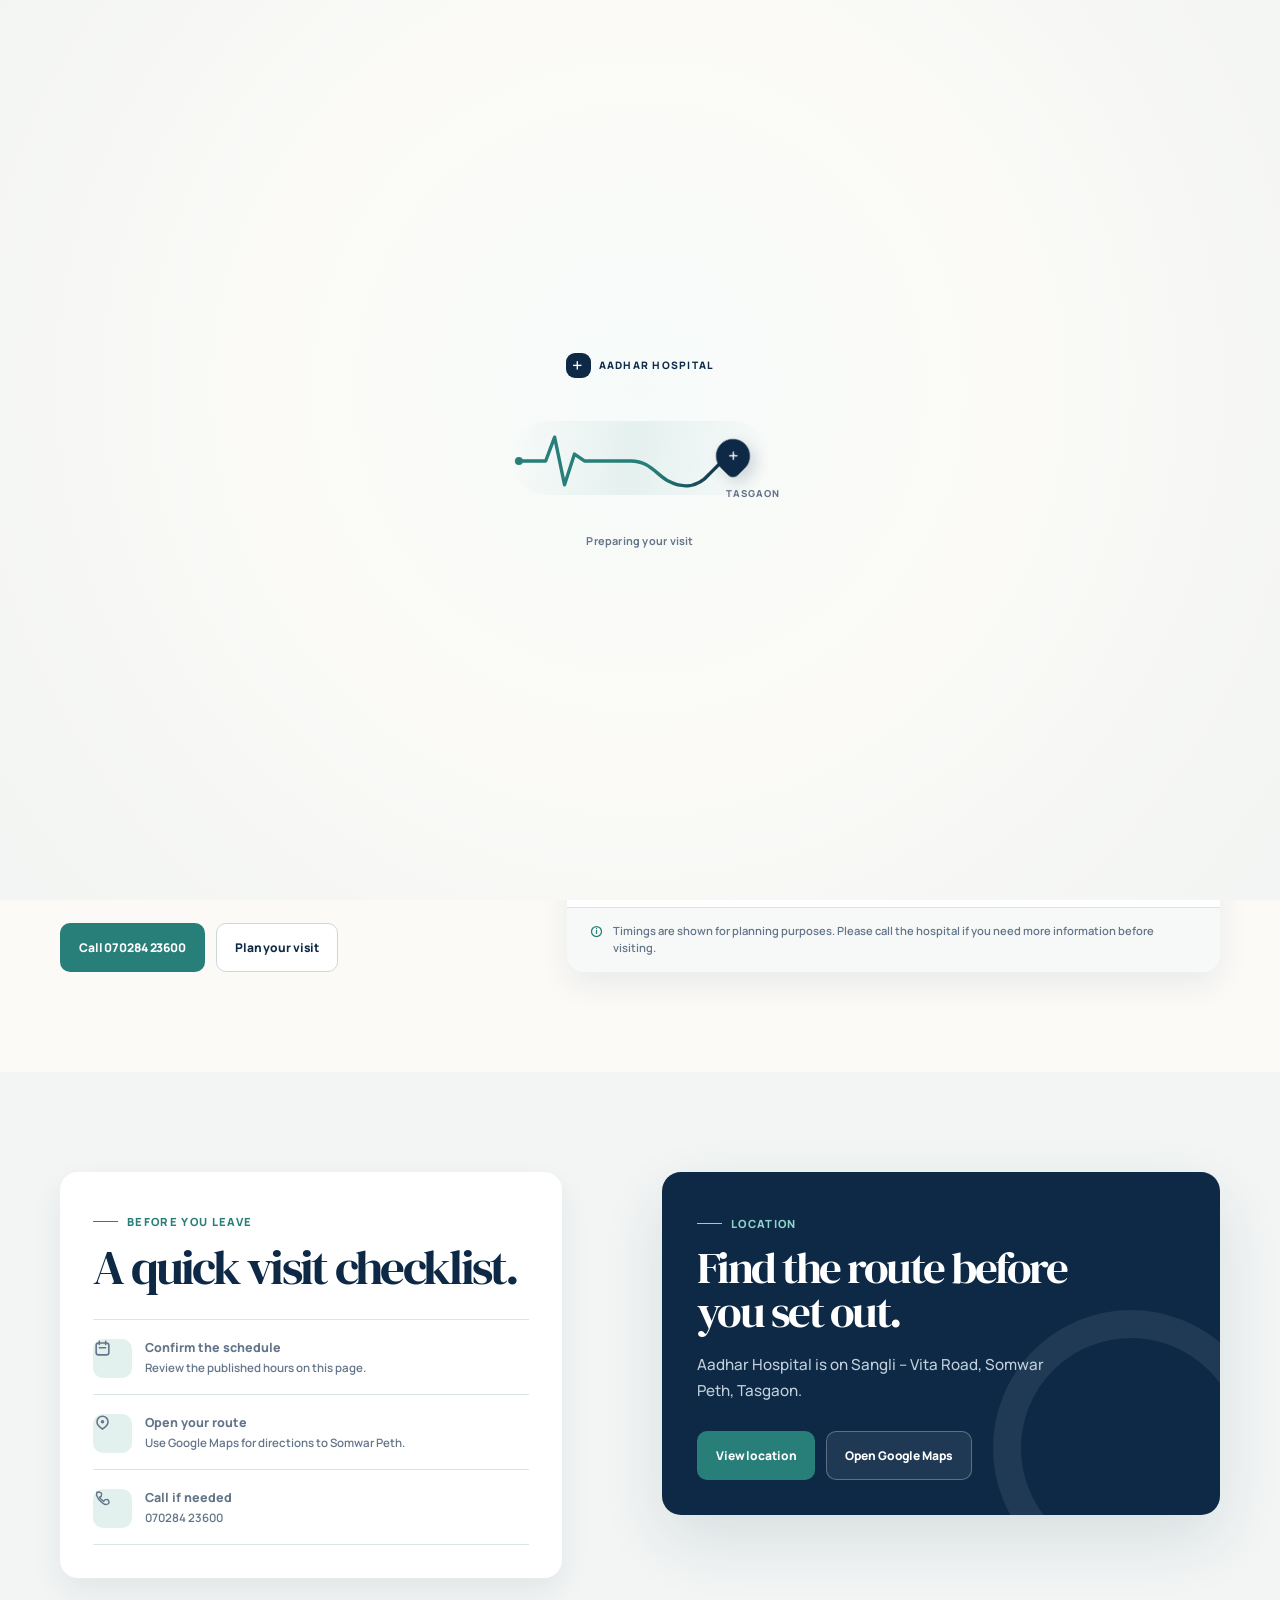
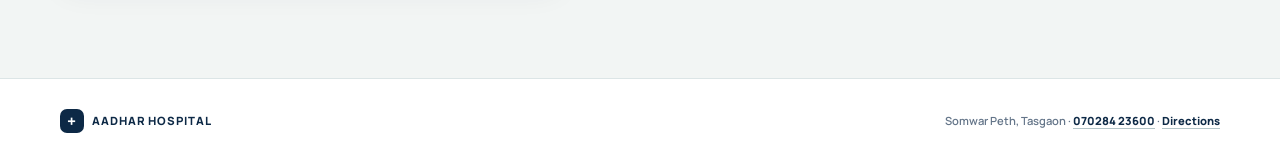
<file: hours.html>
<!doctype html>
<html lang="en">
  <head>
    <meta charset="UTF-8" />
    <meta name="viewport" content="width=device-width, initial-scale=1.0" />
    <meta name="theme-color" content="#0d2946" />
    <meta name="description" content="Published opening hours for Aadhar Hospital in Tasgaon." />
    <title>Opening Hours | Aadhar Hospital</title>
    <link rel="preconnect" href="https://fonts.googleapis.com" />
    <link rel="preconnect" href="https://fonts.gstatic.com" crossorigin />
    <link href="https://fonts.googleapis.com/css2?family=DM+Serif+Display:ital@0;1&family=Manrope:wght@400;500;600;700;800&display=swap" rel="stylesheet" />
    <script>document.documentElement.classList.add('has-js', 'is-loading'); window.__aadharLoaderStartedAt = performance.now();</script>
    <link rel="stylesheet" href="assets/css/site.css" />
    <script src="assets/js/site.js" defer></script>
  </head>
  <body data-page="hours">
    <div class="site-loader" id="site-loader" aria-hidden="true">
      <div class="loader-content">
        <div class="loader-brand"><span class="loader-brand-mark">+</span> AADHAR HOSPITAL</div>
        <div class="pulse-loader-visual">
          <span class="pulse-pin-ring"></span>
          <svg class="pulse-loader-svg" viewBox="0 0 280 117" aria-hidden="true"><defs><linearGradient id="loader-route-gradient" x1="18" y1="0" x2="231" y2="0" gradientUnits="userSpaceOnUse"><stop stop-color="#287f79"/><stop offset=".63" stop-color="#287f79"/><stop offset="1" stop-color="#0d2946"/></linearGradient></defs><path class="pulse-route-back" d="M18 61h27l9-24 10 48 10-31 10 7h47c18 0 25 13 37 20 15 8 30 7 42-7l20-20"/><path class="pulse-route" d="M18 61h27l9-24 10 48 10-31 10 7h47c18 0 25 13 37 20 15 8 30 7 42-7l20-20"/><circle class="pulse-start" cx="18" cy="61" r="4"/><circle class="pulse-end" cx="230" cy="54" r="3.5"/></svg>
          <span class="pulse-pin"><span>+</span></span><span class="pulse-place">Tasgaon</span>
        </div>
        <p class="pulse-loader-status">Preparing your visit</p>
      </div>
    </div>
    <a class="skip-link" href="#main-content">Skip to content</a>
    <header class="site-header" id="site-header">
      <div class="container header-inner">
        <a class="brand" href="index.html" aria-label="Aadhar Hospital home"><span class="brand-mark" aria-hidden="true"><svg viewBox="0 0 24 24" fill="none"><path d="M12 5.5v13M5.5 12h13" stroke="currentColor" stroke-width="2.7" stroke-linecap="round"/></svg></span><span class="brand-copy"><span class="brand-name">AADHAR HOSPITAL</span><span class="brand-place">Tasgaon</span></span></a>
        <button class="nav-toggle" type="button" data-nav-toggle aria-expanded="false" aria-controls="site-nav" aria-label="Open navigation"><span></span></button>
        <nav class="site-nav" id="site-nav" aria-label="Primary navigation">
          <a class="nav-link" href="index.html">Home</a><a class="nav-link" href="about.html">About</a><a class="nav-link" href="plan-your-visit.html">Plan visit</a><a class="nav-link" href="location.html">Location</a><a class="nav-link" href="hours.html" aria-current="page">Hours</a><a class="nav-link" href="contact.html">Contact</a>
          <a class="nav-call" href="tel:+917028423600"><svg viewBox="0 0 24 24" fill="none" aria-hidden="true"><path d="M5.2 4.9c.4-.9 1.4-1.4 2.3-1.1l2.1.7c.8.3 1.3 1.1 1.2 1.9l-.2 2.1c0 .6-.5 1.1-1 1.3l-1.4.6a15.1 15.1 0 0 0 5.4 5.4l.6-1.4c.2-.5.7-.9 1.3-1l2.1-.2c.8-.1 1.6.4 1.9 1.2l.7 2.1c.3.9-.2 1.9-1.1 2.3l-1 .4c-1.1.4-2.3.5-3.4.1A20.5 20.5 0 0 1 4.7 8.3c-.4-1.1-.3-2.3.1-3.4l.4-1Z" stroke="currentColor" stroke-width="1.8" stroke-linejoin="round"/></svg>Call us</a>
        </nav>
      </div>
    </header>

    <main id="main-content">
      <section class="page-hero">
        <div class="container page-hero-inner" data-reveal>
          <div class="eyebrow">Opening hours</div>
          <h1>Know the timings before you <em>come.</em></h1>
          <p class="body-copy">These are Aadhar Hospital’s published operating hours. Call ahead if you would like clarification before your visit.</p>
          <div class="page-hero-meta"><span><svg viewBox="0 0 24 24" fill="none" aria-hidden="true"><path d="M12 7v5l3.5 2" stroke="currentColor" stroke-width="2" stroke-linecap="round"/><circle cx="12" cy="12" r="8" stroke="currentColor" stroke-width="2"/></svg>Monday to Saturday: 10:00 AM – 9:30 PM</span><span><svg viewBox="0 0 24 24" fill="none" aria-hidden="true"><path d="M12 7v5l3.5 2" stroke="currentColor" stroke-width="2" stroke-linecap="round"/><circle cx="12" cy="12" r="8" stroke="currentColor" stroke-width="2"/></svg>Sunday: 10:00 AM – 3:00 PM</span></div>
        </div>
      </section>

      <section class="section">
        <div class="container hours-layout">
          <div class="hours-intro" data-reveal>
            <div class="section-kicker">Published schedule</div>
            <h2>Plan for the right time.</h2>
            <p class="body-copy">The schedule below is intended to help you decide when to visit. Contact Aadhar Hospital directly for any visit-related question.</p>
            <div class="button-row" style="margin-top:25px"><a class="button button-primary" href="tel:+917028423600">Call 070284 23600</a><a class="button button-secondary" href="plan-your-visit.html">Plan your visit</a></div>
          </div>
          <div class="hours-table" data-reveal data-delay="1" aria-label="Aadhar Hospital opening hours">
            <div class="hours-table-header"><strong>Opening hours</strong><span>Published schedule</span></div>
            <div class="hours-row"><span>Monday – Saturday</span><strong>10:00 AM – 9:30 PM</strong></div>
            <div class="hours-row"><span>Sunday</span><strong>10:00 AM – 3:00 PM</strong></div>
            <div class="hours-note"><svg viewBox="0 0 24 24" fill="none" aria-hidden="true"><circle cx="12" cy="12" r="8" stroke="currentColor" stroke-width="2"/><path d="M12 10v5M12 7v.2" stroke="currentColor" stroke-width="2" stroke-linecap="round"/></svg>Timings are shown for planning purposes. Please call the hospital if you need more information before visiting.</div>
          </div>
        </div>
      </section>

      <section class="section section-muted">
        <div class="container split-layout reverse">
          <div class="intro-panel" data-reveal>
            <div class="section-kicker">Before you leave</div>
            <h2>A quick visit checklist.</h2>
            <div class="info-list">
              <div class="info-list-item"><span class="small-icon" aria-hidden="true"><svg viewBox="0 0 24 24" fill="none"><rect x="4" y="5" width="16" height="15" rx="3" stroke="currentColor" stroke-width="2"/><path d="M8 3v4M16 3v4M8 11h8" stroke="currentColor" stroke-width="2" stroke-linecap="round"/></svg></span><span><strong>Confirm the schedule</strong><span>Review the published hours on this page.</span></span></div>
              <div class="info-list-item"><span class="small-icon" aria-hidden="true"><svg viewBox="0 0 24 24" fill="none"><path d="M19 9.8c0 4.8-7 9.2-7 9.2s-7-4.4-7-9.2a7 7 0 1 1 14 0Z" stroke="currentColor" stroke-width="2"/><circle cx="12" cy="9.8" r="2.2" fill="currentColor"/></svg></span><span><strong>Open your route</strong><span>Use Google Maps for directions to Somwar Peth.</span></span></div>
              <div class="info-list-item"><span class="small-icon" aria-hidden="true"><svg viewBox="0 0 24 24" fill="none"><path d="M5.2 4.9c.4-.9 1.4-1.4 2.3-1.1l2.1.7c.8.3 1.3 1.1 1.2 1.9l-.2 2.1c0 .6-.5 1.1-1 1.3l-1.4.6a15.1 15.1 0 0 0 5.4 5.4l.6-1.4c.2-.5.7-.9 1.3-1l2.1-.2c.8-.1 1.6.4 1.9 1.2l.7 2.1c.3.9-.2 1.9-1.1 2.3l-1 .4c-1.1.4-2.3.5-3.4.1A20.5 20.5 0 0 1 4.7 8.3c-.4-1.1-.3-2.3.1-3.4l.4-1Z" stroke="currentColor" stroke-width="1.8" stroke-linejoin="round"/></svg></span><span><strong>Call if needed</strong><span>070284 23600</span></span></div>
            </div>
          </div>
          <aside class="callout-card" data-reveal data-delay="1"><div class="section-kicker">Location</div><h2>Find the route before you set out.</h2><p class="body-copy">Aadhar Hospital is on Sangli – Vita Road, Somwar Peth, Tasgaon.</p><div class="button-row"><a class="button button-primary" href="location.html">View location</a><a class="button button-secondary" href="https://maps.app.goo.gl/6AW8SyGjEPgjFMwa7" target="_blank" rel="noopener noreferrer">Open Google Maps</a></div></aside>
        </div>
      </section>
    </main>

    <footer class="site-footer"><div class="container footer-inner"><span class="footer-brand"><span class="footer-brand-mark">+</span> AADHAR HOSPITAL</span><span>Somwar Peth, Tasgaon · <a href="tel:+917028423600">070284 23600</a> · <a href="https://maps.app.goo.gl/6AW8SyGjEPgjFMwa7" target="_blank" rel="noopener noreferrer">Directions</a></span></div></footer>
    <div class="mobile-actions" aria-label="Quick actions"><a href="tel:+917028423600"><svg viewBox="0 0 24 24" fill="none" aria-hidden="true"><path d="M5.2 4.9c.4-.9 1.4-1.4 2.3-1.1l2.1.7c.8.3 1.3 1.1 1.2 1.9l-.2 2.1c0 .6-.5 1.1-1 1.3l-1.4.6a15.1 15.1 0 0 0 5.4 5.4l.6-1.4c.2-.5.7-.9 1.3-1l2.1-.2c.8-.1 1.6.4 1.9 1.2l.7 2.1c.3.9-.2 1.9-1.1 2.3l-1 .4c-1.1.4-2.3.5-3.4.1A20.5 20.5 0 0 1 4.7 8.3c-.4-1.1-.3-2.3.1-3.4l.4-1Z" stroke="currentColor" stroke-width="1.8" stroke-linejoin="round"/></svg>Call</a><a href="https://maps.app.goo.gl/6AW8SyGjEPgjFMwa7" target="_blank" rel="noopener noreferrer"><svg viewBox="0 0 24 24" fill="none" aria-hidden="true"><path d="M19 9.8c0 4.8-7 9.2-7 9.2s-7-4.4-7-9.2a7 7 0 1 1 14 0Z" stroke="currentColor" stroke-width="2"/><circle cx="12" cy="9.8" r="2.2" fill="currentColor"/></svg>Directions</a></div>
  </body>
</html>
</file>
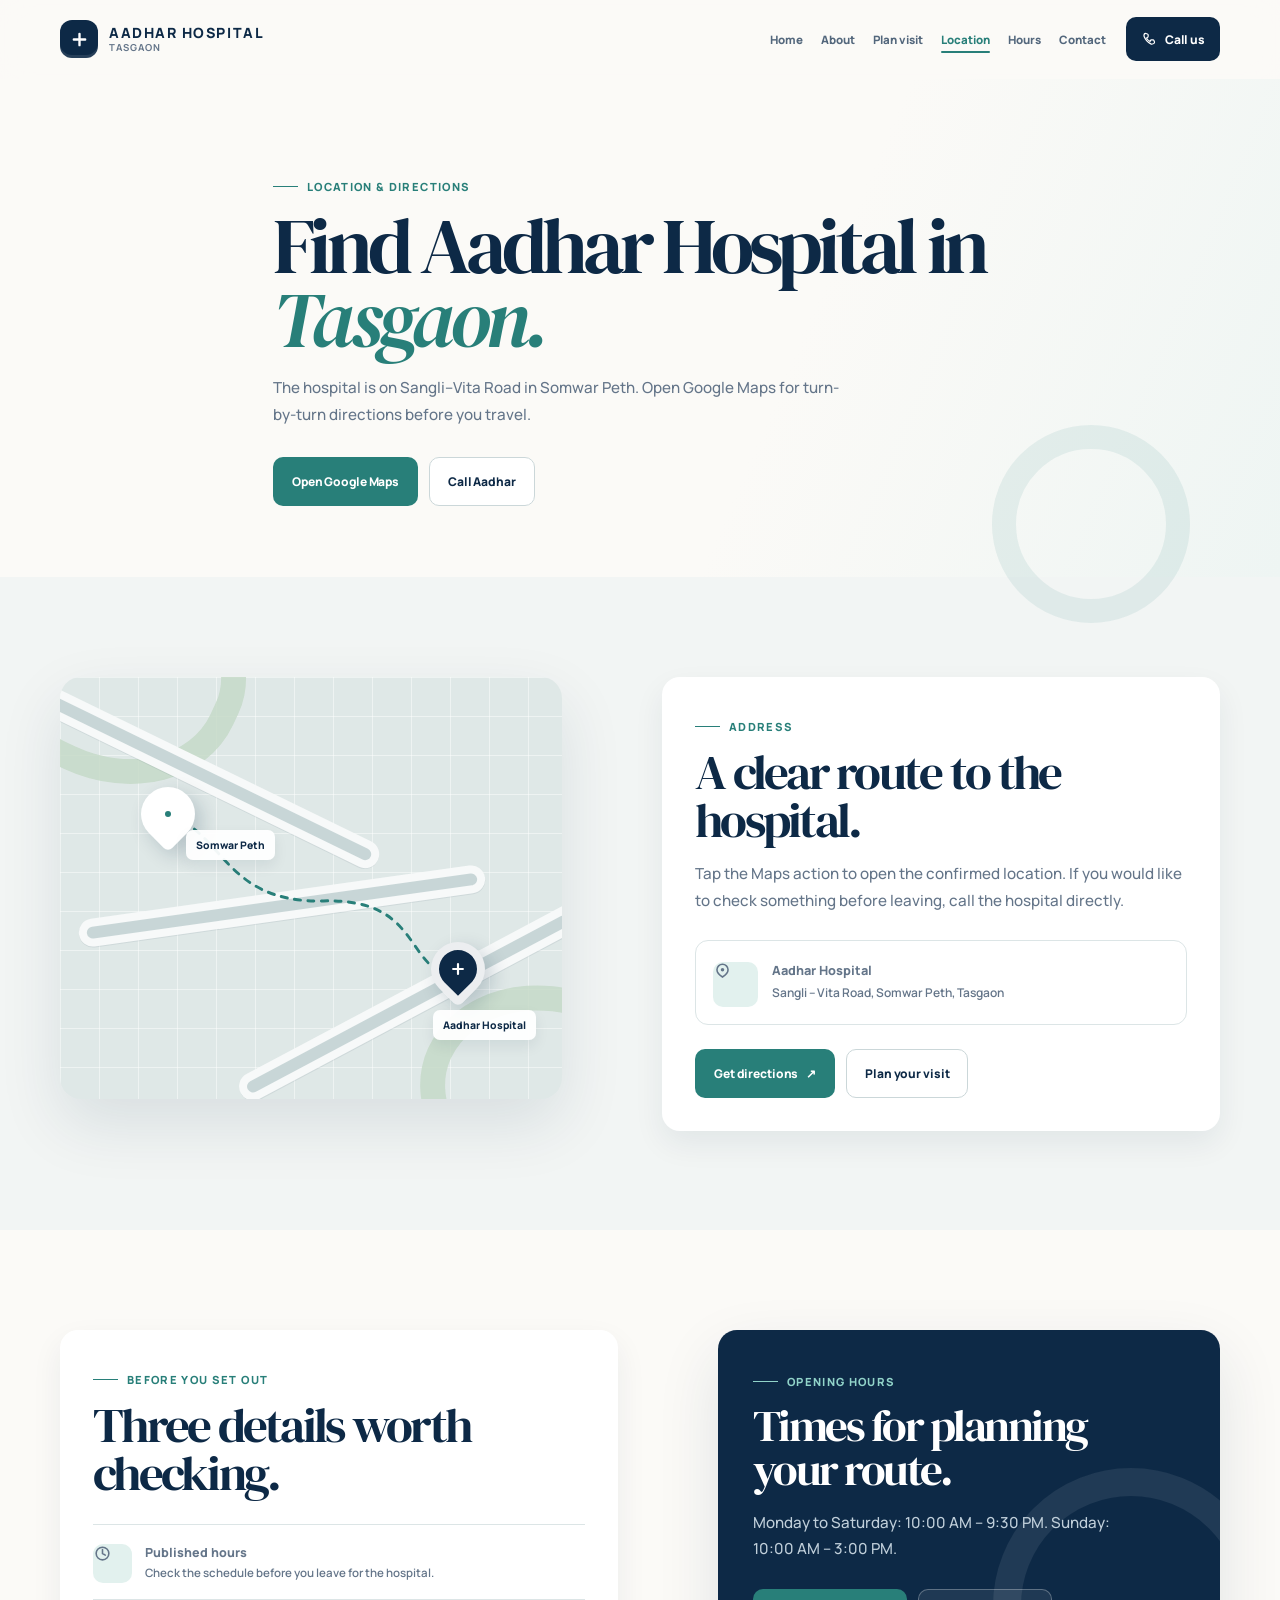
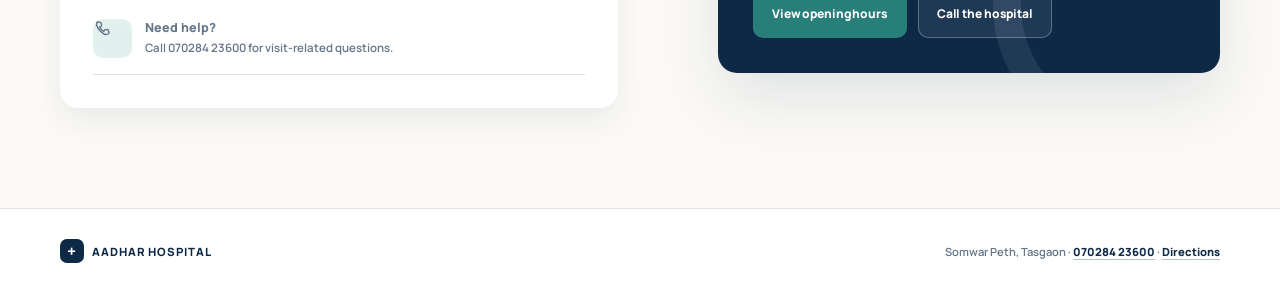
<file: location.html>
<!doctype html>
<html lang="en">
  <head>
    <meta charset="UTF-8" />
    <meta name="viewport" content="width=device-width, initial-scale=1.0" />
    <meta name="theme-color" content="#0d2946" />
    <meta name="description" content="Get directions to Aadhar Hospital on Sangli–Vita Road, Somwar Peth, Tasgaon." />
    <title>Location & Directions | Aadhar Hospital</title>
    <link rel="preconnect" href="https://fonts.googleapis.com" />
    <link rel="preconnect" href="https://fonts.gstatic.com" crossorigin />
    <link href="https://fonts.googleapis.com/css2?family=DM+Serif+Display:ital@0;1&family=Manrope:wght@400;500;600;700;800&display=swap" rel="stylesheet" />
    <script>document.documentElement.classList.add('has-js', 'is-loading'); window.__aadharLoaderStartedAt = performance.now();</script>
    <link rel="stylesheet" href="assets/css/site.css" />
    <script src="assets/js/site.js" defer></script>
  </head>
  <body data-page="location">
    <div class="site-loader" id="site-loader" aria-hidden="true">
      <div class="loader-content">
        <div class="loader-brand"><span class="loader-brand-mark">+</span> AADHAR HOSPITAL</div>
        <div class="pulse-loader-visual">
          <span class="pulse-pin-ring"></span>
          <svg class="pulse-loader-svg" viewBox="0 0 280 117" aria-hidden="true">
            <defs><linearGradient id="loader-route-gradient" x1="18" y1="0" x2="231" y2="0" gradientUnits="userSpaceOnUse"><stop stop-color="#287f79"/><stop offset=".63" stop-color="#287f79"/><stop offset="1" stop-color="#0d2946"/></linearGradient></defs>
            <path class="pulse-route-back" d="M18 61h27l9-24 10 48 10-31 10 7h47c18 0 25 13 37 20 15 8 30 7 42-7l20-20"/><path class="pulse-route" d="M18 61h27l9-24 10 48 10-31 10 7h47c18 0 25 13 37 20 15 8 30 7 42-7l20-20"/><circle class="pulse-start" cx="18" cy="61" r="4"/><circle class="pulse-end" cx="230" cy="54" r="3.5"/>
          </svg>
          <span class="pulse-pin"><span>+</span></span><span class="pulse-place">Tasgaon</span>
        </div>
        <p class="pulse-loader-status">Preparing your visit</p>
      </div>
    </div>
    <a class="skip-link" href="#main-content">Skip to content</a>
    <header class="site-header" id="site-header">
      <div class="container header-inner">
        <a class="brand" href="index.html" aria-label="Aadhar Hospital home"><span class="brand-mark" aria-hidden="true"><svg viewBox="0 0 24 24" fill="none"><path d="M12 5.5v13M5.5 12h13" stroke="currentColor" stroke-width="2.7" stroke-linecap="round"/></svg></span><span class="brand-copy"><span class="brand-name">AADHAR HOSPITAL</span><span class="brand-place">Tasgaon</span></span></a>
        <button class="nav-toggle" type="button" data-nav-toggle aria-expanded="false" aria-controls="site-nav" aria-label="Open navigation"><span></span></button>
        <nav class="site-nav" id="site-nav" aria-label="Primary navigation">
          <a class="nav-link" href="index.html">Home</a><a class="nav-link" href="about.html">About</a><a class="nav-link" href="plan-your-visit.html">Plan visit</a><a class="nav-link" href="location.html" aria-current="page">Location</a><a class="nav-link" href="hours.html">Hours</a><a class="nav-link" href="contact.html">Contact</a>
          <a class="nav-call" href="tel:+917028423600"><svg viewBox="0 0 24 24" fill="none" aria-hidden="true"><path d="M5.2 4.9c.4-.9 1.4-1.4 2.3-1.1l2.1.7c.8.3 1.3 1.1 1.2 1.9l-.2 2.1c0 .6-.5 1.1-1 1.3l-1.4.6a15.1 15.1 0 0 0 5.4 5.4l.6-1.4c.2-.5.7-.9 1.3-1l2.1-.2c.8-.1 1.6.4 1.9 1.2l.7 2.1c.3.9-.2 1.9-1.1 2.3l-1 .4c-1.1.4-2.3.5-3.4.1A20.5 20.5 0 0 1 4.7 8.3c-.4-1.1-.3-2.3.1-3.4l.4-1Z" stroke="currentColor" stroke-width="1.8" stroke-linejoin="round"/></svg>Call us</a>
        </nav>
      </div>
    </header>

    <main id="main-content">
      <section class="page-hero">
        <div class="container page-hero-inner" data-reveal>
          <div class="eyebrow">Location & directions</div>
          <h1>Find Aadhar Hospital in <em>Tasgaon.</em></h1>
          <p class="body-copy">The hospital is on Sangli–Vita Road in Somwar Peth. Open Google Maps for turn-by-turn directions before you travel.</p>
          <div class="page-hero-actions button-row"><a class="button button-primary" href="https://maps.app.goo.gl/6AW8SyGjEPgjFMwa7" target="_blank" rel="noopener noreferrer">Open Google Maps</a><a class="button button-secondary" href="tel:+917028423600">Call Aadhar</a></div>
        </div>
      </section>

      <section class="section section-muted">
        <div class="container split-layout reverse">
          <div class="route-card" data-reveal role="img" aria-label="Stylized directions graphic from Somwar Peth to Aadhar Hospital">
            <span class="route-park one"></span><span class="route-park two"></span><span class="route-road one"></span><span class="route-road two"></span><span class="route-road three"></span>
            <svg class="route-svg" viewBox="0 0 560 424" preserveAspectRatio="none" aria-hidden="true"><path class="route-line" d="M108 138 C 182 143, 175 228, 294 225 S 379 305, 457 303"/></svg>
            <span class="route-point from" aria-hidden="true"><svg viewBox="0 0 24 24" fill="none"><circle cx="12" cy="12" r="4" fill="currentColor"/></svg></span><span class="route-point to" aria-hidden="true"><svg viewBox="0 0 24 24" fill="none"><path d="M12 5.5v13M5.5 12h13" stroke="currentColor" stroke-width="2.9" stroke-linecap="round"/></svg></span>
            <span class="route-label from">Somwar Peth</span><span class="route-label to">Aadhar Hospital</span>
          </div>
          <div class="intro-panel" data-reveal data-delay="1">
            <div class="section-kicker">Address</div>
            <h2>A clear route to the hospital.</h2>
            <p class="body-copy">Tap the Maps action to open the confirmed location. If you would like to check something before leaving, call the hospital directly.</p>
            <div class="address-card" style="margin-top:25px">
              <span class="small-icon" aria-hidden="true"><svg viewBox="0 0 24 24" fill="none"><path d="M19 9.8c0 4.8-7 9.2-7 9.2s-7-4.4-7-9.2a7 7 0 1 1 14 0Z" stroke="currentColor" stroke-width="2"/><circle cx="12" cy="9.8" r="2.2" fill="currentColor"/></svg></span>
              <span><strong>Aadhar Hospital</strong><span>Sangli – Vita Road, Somwar Peth, Tasgaon</span></span>
            </div>
            <div class="button-row" style="margin-top:24px"><a class="button button-primary" href="https://maps.app.goo.gl/6AW8SyGjEPgjFMwa7" target="_blank" rel="noopener noreferrer">Get directions <span aria-hidden="true">↗</span></a><a class="button button-secondary" href="plan-your-visit.html">Plan your visit</a></div>
          </div>
        </div>
      </section>

      <section class="section">
        <div class="container split-layout">
          <div class="intro-panel" data-reveal>
            <div class="section-kicker">Before you set out</div>
            <h2>Three details worth checking.</h2>
            <div class="info-list">
              <div class="info-list-item"><span class="small-icon" aria-hidden="true"><svg viewBox="0 0 24 24" fill="none"><path d="M12 7v5l3.5 2" stroke="currentColor" stroke-width="2" stroke-linecap="round"/><circle cx="12" cy="12" r="8" stroke="currentColor" stroke-width="2"/></svg></span><span><strong>Published hours</strong><span>Check the schedule before you leave for the hospital.</span></span></div>
              <div class="info-list-item"><span class="small-icon" aria-hidden="true"><svg viewBox="0 0 24 24" fill="none"><path d="M5.2 4.9c.4-.9 1.4-1.4 2.3-1.1l2.1.7c.8.3 1.3 1.1 1.2 1.9l-.2 2.1c0 .6-.5 1.1-1 1.3l-1.4.6a15.1 15.1 0 0 0 5.4 5.4l.6-1.4c.2-.5.7-.9 1.3-1l2.1-.2c.8-.1 1.6.4 1.9 1.2l.7 2.1c.3.9-.2 1.9-1.1 2.3l-1 .4c-1.1.4-2.3.5-3.4.1A20.5 20.5 0 0 1 4.7 8.3c-.4-1.1-.3-2.3.1-3.4l.4-1Z" stroke="currentColor" stroke-width="1.8" stroke-linejoin="round"/></svg></span><span><strong>Need help?</strong><span>Call 070284 23600 for visit-related questions.</span></span></div>
            </div>
          </div>
          <aside class="callout-card" data-reveal data-delay="1"><div class="section-kicker">Opening hours</div><h2>Times for planning your route.</h2><p class="body-copy">Monday to Saturday: 10:00 AM – 9:30 PM. Sunday: 10:00 AM – 3:00 PM.</p><div class="button-row"><a class="button button-primary" href="hours.html">View opening hours</a><a class="button button-secondary" href="tel:+917028423600">Call the hospital</a></div></aside>
        </div>
      </section>
    </main>

    <footer class="site-footer"><div class="container footer-inner"><span class="footer-brand"><span class="footer-brand-mark">+</span> AADHAR HOSPITAL</span><span>Somwar Peth, Tasgaon · <a href="tel:+917028423600">070284 23600</a> · <a href="https://maps.app.goo.gl/6AW8SyGjEPgjFMwa7" target="_blank" rel="noopener noreferrer">Directions</a></span></div></footer>
    <div class="mobile-actions" aria-label="Quick actions"><a href="tel:+917028423600"><svg viewBox="0 0 24 24" fill="none" aria-hidden="true"><path d="M5.2 4.9c.4-.9 1.4-1.4 2.3-1.1l2.1.7c.8.3 1.3 1.1 1.2 1.9l-.2 2.1c0 .6-.5 1.1-1 1.3l-1.4.6a15.1 15.1 0 0 0 5.4 5.4l.6-1.4c.2-.5.7-.9 1.3-1l2.1-.2c.8-.1 1.6.4 1.9 1.2l.7 2.1c.3.9-.2 1.9-1.1 2.3l-1 .4c-1.1.4-2.3.5-3.4.1A20.5 20.5 0 0 1 4.7 8.3c-.4-1.1-.3-2.3.1-3.4l.4-1Z" stroke="currentColor" stroke-width="1.8" stroke-linejoin="round"/></svg>Call</a><a href="https://maps.app.goo.gl/6AW8SyGjEPgjFMwa7" target="_blank" rel="noopener noreferrer"><svg viewBox="0 0 24 24" fill="none" aria-hidden="true"><path d="M19 9.8c0 4.8-7 9.2-7 9.2s-7-4.4-7-9.2a7 7 0 1 1 14 0Z" stroke="currentColor" stroke-width="2"/><circle cx="12" cy="9.8" r="2.2" fill="currentColor"/></svg>Directions</a></div>
  </body>
</html>
</file>
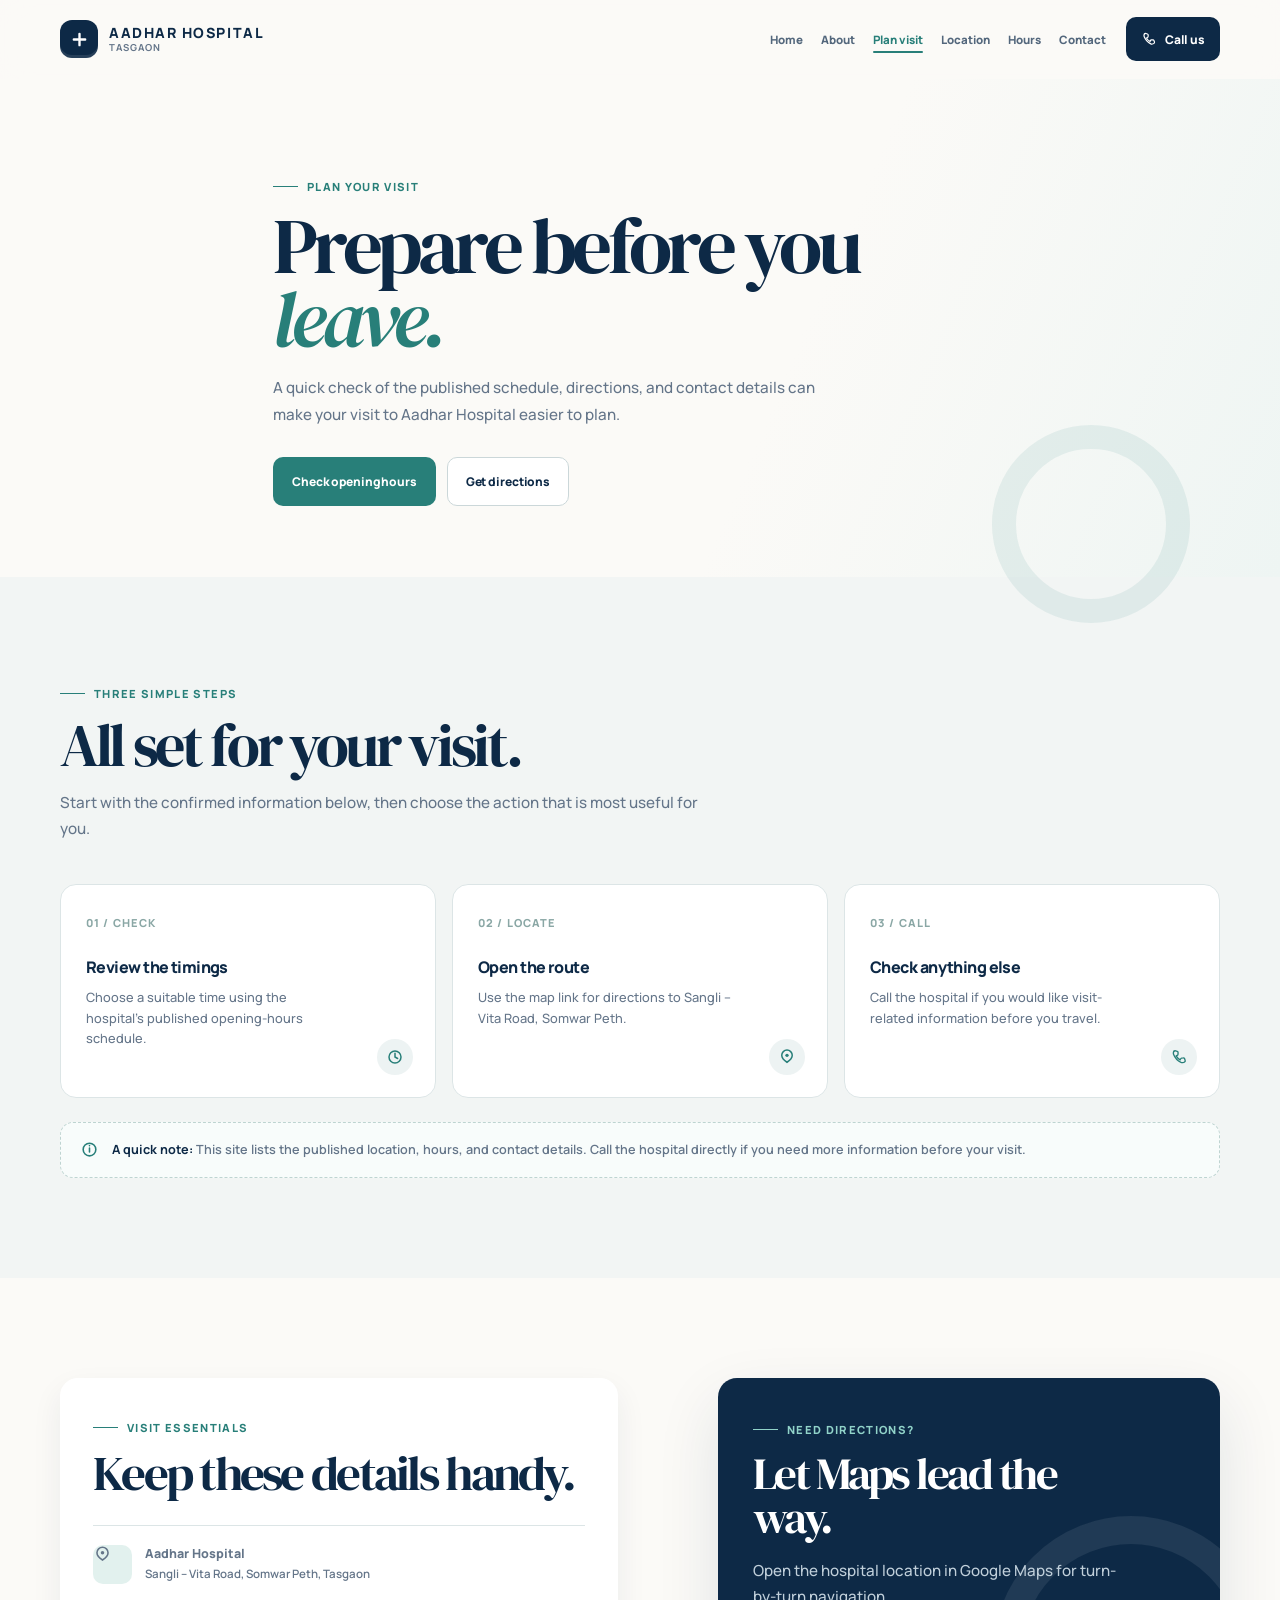
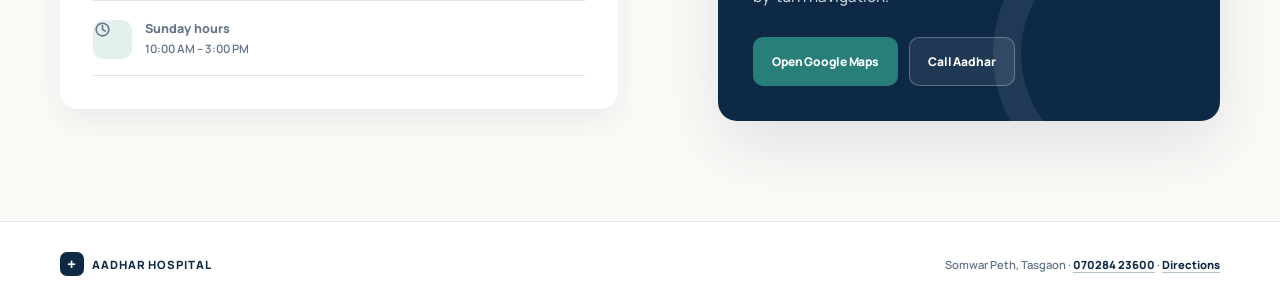
<file: plan-your-visit.html>
<!doctype html>
<html lang="en">
  <head>
    <meta charset="UTF-8" />
    <meta name="viewport" content="width=device-width, initial-scale=1.0" />
    <meta name="theme-color" content="#0d2946" />
    <meta name="description" content="Plan a visit to Aadhar Hospital in Tasgaon with timings, contact details, and directions." />
    <title>Plan Your Visit | Aadhar Hospital</title>
    <link rel="preconnect" href="https://fonts.googleapis.com" />
    <link rel="preconnect" href="https://fonts.gstatic.com" crossorigin />
    <link href="https://fonts.googleapis.com/css2?family=DM+Serif+Display:ital@0;1&family=Manrope:wght@400;500;600;700;800&display=swap" rel="stylesheet" />
    <script>document.documentElement.classList.add('has-js', 'is-loading'); window.__aadharLoaderStartedAt = performance.now();</script>
    <link rel="stylesheet" href="assets/css/site.css" />
    <script src="assets/js/site.js" defer></script>
  </head>
  <body data-page="plan">
    <div class="site-loader" id="site-loader" aria-hidden="true">
      <div class="loader-content">
        <div class="loader-brand"><span class="loader-brand-mark">+</span> AADHAR HOSPITAL</div>
        <div class="pulse-loader-visual">
          <span class="pulse-pin-ring"></span>
          <svg class="pulse-loader-svg" viewBox="0 0 280 117" aria-hidden="true">
            <defs><linearGradient id="loader-route-gradient" x1="18" y1="0" x2="231" y2="0" gradientUnits="userSpaceOnUse"><stop stop-color="#287f79"/><stop offset=".63" stop-color="#287f79"/><stop offset="1" stop-color="#0d2946"/></linearGradient></defs>
            <path class="pulse-route-back" d="M18 61h27l9-24 10 48 10-31 10 7h47c18 0 25 13 37 20 15 8 30 7 42-7l20-20"/><path class="pulse-route" d="M18 61h27l9-24 10 48 10-31 10 7h47c18 0 25 13 37 20 15 8 30 7 42-7l20-20"/><circle class="pulse-start" cx="18" cy="61" r="4"/><circle class="pulse-end" cx="230" cy="54" r="3.5"/>
          </svg>
          <span class="pulse-pin"><span>+</span></span><span class="pulse-place">Tasgaon</span>
        </div>
        <p class="pulse-loader-status">Preparing your visit</p>
      </div>
    </div>
    <a class="skip-link" href="#main-content">Skip to content</a>
    <header class="site-header" id="site-header">
      <div class="container header-inner">
        <a class="brand" href="index.html" aria-label="Aadhar Hospital home"><span class="brand-mark" aria-hidden="true"><svg viewBox="0 0 24 24" fill="none"><path d="M12 5.5v13M5.5 12h13" stroke="currentColor" stroke-width="2.7" stroke-linecap="round"/></svg></span><span class="brand-copy"><span class="brand-name">AADHAR HOSPITAL</span><span class="brand-place">Tasgaon</span></span></a>
        <button class="nav-toggle" type="button" data-nav-toggle aria-expanded="false" aria-controls="site-nav" aria-label="Open navigation"><span></span></button>
        <nav class="site-nav" id="site-nav" aria-label="Primary navigation">
          <a class="nav-link" href="index.html">Home</a><a class="nav-link" href="about.html">About</a><a class="nav-link" href="plan-your-visit.html" aria-current="page">Plan visit</a><a class="nav-link" href="location.html">Location</a><a class="nav-link" href="hours.html">Hours</a><a class="nav-link" href="contact.html">Contact</a>
          <a class="nav-call" href="tel:+917028423600"><svg viewBox="0 0 24 24" fill="none" aria-hidden="true"><path d="M5.2 4.9c.4-.9 1.4-1.4 2.3-1.1l2.1.7c.8.3 1.3 1.1 1.2 1.9l-.2 2.1c0 .6-.5 1.1-1 1.3l-1.4.6a15.1 15.1 0 0 0 5.4 5.4l.6-1.4c.2-.5.7-.9 1.3-1l2.1-.2c.8-.1 1.6.4 1.9 1.2l.7 2.1c.3.9-.2 1.9-1.1 2.3l-1 .4c-1.1.4-2.3.5-3.4.1A20.5 20.5 0 0 1 4.7 8.3c-.4-1.1-.3-2.3.1-3.4l.4-1Z" stroke="currentColor" stroke-width="1.8" stroke-linejoin="round"/></svg>Call us</a>
        </nav>
      </div>
    </header>

    <main id="main-content">
      <section class="page-hero">
        <div class="container page-hero-inner" data-reveal>
          <div class="eyebrow">Plan your visit</div>
          <h1>Prepare before you <em>leave.</em></h1>
          <p class="body-copy">A quick check of the published schedule, directions, and contact details can make your visit to Aadhar Hospital easier to plan.</p>
          <div class="page-hero-actions button-row"><a class="button button-primary" href="hours.html">Check opening hours</a><a class="button button-secondary" href="location.html">Get directions</a></div>
        </div>
      </section>

      <section class="section section-muted">
        <div class="container">
          <div class="section-heading" data-reveal><div class="section-kicker">Three simple steps</div><h2>All set for your visit.</h2><p class="body-copy">Start with the confirmed information below, then choose the action that is most useful for you.</p></div>
          <div class="step-grid">
            <article class="step-card" data-reveal>
              <span class="step-number">01 / CHECK</span><h3>Review the timings</h3><p>Choose a suitable time using the hospital’s published opening-hours schedule.</p>
              <span class="step-icon" aria-hidden="true"><svg viewBox="0 0 24 24" fill="none"><path d="M12 7v5l3.5 2" stroke="currentColor" stroke-width="2" stroke-linecap="round"/><circle cx="12" cy="12" r="8" stroke="currentColor" stroke-width="2"/></svg></span>
            </article>
            <article class="step-card" data-reveal data-delay="1">
              <span class="step-number">02 / LOCATE</span><h3>Open the route</h3><p>Use the map link for directions to Sangli – Vita Road, Somwar Peth.</p>
              <span class="step-icon" aria-hidden="true"><svg viewBox="0 0 24 24" fill="none"><path d="M19 9.8c0 4.8-7 9.2-7 9.2s-7-4.4-7-9.2a7 7 0 1 1 14 0Z" stroke="currentColor" stroke-width="2"/><circle cx="12" cy="9.8" r="2.2" fill="currentColor"/></svg></span>
            </article>
            <article class="step-card" data-reveal data-delay="2">
              <span class="step-number">03 / CALL</span><h3>Check anything else</h3><p>Call the hospital if you would like visit-related information before you travel.</p>
              <span class="step-icon" aria-hidden="true"><svg viewBox="0 0 24 24" fill="none"><path d="M5.2 4.9c.4-.9 1.4-1.4 2.3-1.1l2.1.7c.8.3 1.3 1.1 1.2 1.9l-.2 2.1c0 .6-.5 1.1-1 1.3l-1.4.6a15.1 15.1 0 0 0 5.4 5.4l.6-1.4c.2-.5.7-.9 1.3-1l2.1-.2c.8-.1 1.6.4 1.9 1.2l.7 2.1c.3.9-.2 1.9-1.1 2.3l-1 .4c-1.1.4-2.3.5-3.4.1A20.5 20.5 0 0 1 4.7 8.3c-.4-1.1-.3-2.3.1-3.4l.4-1Z" stroke="currentColor" stroke-width="1.8" stroke-linejoin="round"/></svg></span>
            </article>
          </div>
          <div class="notice-box" data-reveal><svg viewBox="0 0 24 24" fill="none" aria-hidden="true"><circle cx="12" cy="12" r="8" stroke="currentColor" stroke-width="2"/><path d="M12 10v5M12 7v.2" stroke="currentColor" stroke-width="2" stroke-linecap="round"/></svg><span><strong>A quick note:</strong> This site lists the published location, hours, and contact details. Call the hospital directly if you need more information before your visit.</span></div>
        </div>
      </section>

      <section class="section">
        <div class="container split-layout">
          <div class="intro-panel" data-reveal>
            <div class="section-kicker">Visit essentials</div>
            <h2>Keep these details handy.</h2>
            <div class="info-list">
              <div class="info-list-item"><span class="small-icon" aria-hidden="true"><svg viewBox="0 0 24 24" fill="none"><path d="M19 9.8c0 4.8-7 9.2-7 9.2s-7-4.4-7-9.2a7 7 0 1 1 14 0Z" stroke="currentColor" stroke-width="2"/><circle cx="12" cy="9.8" r="2.2" fill="currentColor"/></svg></span><span><strong>Aadhar Hospital</strong><span>Sangli – Vita Road, Somwar Peth, Tasgaon</span></span></div>
              <div class="info-list-item"><span class="small-icon" aria-hidden="true"><svg viewBox="0 0 24 24" fill="none"><path d="M12 7v5l3.5 2" stroke="currentColor" stroke-width="2" stroke-linecap="round"/><circle cx="12" cy="12" r="8" stroke="currentColor" stroke-width="2"/></svg></span><span><strong>Sunday hours</strong><span>10:00 AM – 3:00 PM</span></span></div>
            </div>
          </div>
          <aside class="callout-card" data-reveal data-delay="1"><div class="section-kicker">Need directions?</div><h2>Let Maps lead the way.</h2><p class="body-copy">Open the hospital location in Google Maps for turn-by-turn navigation.</p><div class="button-row"><a class="button button-primary" href="https://maps.app.goo.gl/6AW8SyGjEPgjFMwa7" target="_blank" rel="noopener noreferrer">Open Google Maps</a><a class="button button-secondary" href="tel:+917028423600">Call Aadhar</a></div></aside>
        </div>
      </section>
    </main>

    <footer class="site-footer"><div class="container footer-inner"><span class="footer-brand"><span class="footer-brand-mark">+</span> AADHAR HOSPITAL</span><span>Somwar Peth, Tasgaon · <a href="tel:+917028423600">070284 23600</a> · <a href="https://maps.app.goo.gl/6AW8SyGjEPgjFMwa7" target="_blank" rel="noopener noreferrer">Directions</a></span></div></footer>
    <div class="mobile-actions" aria-label="Quick actions"><a href="tel:+917028423600"><svg viewBox="0 0 24 24" fill="none" aria-hidden="true"><path d="M5.2 4.9c.4-.9 1.4-1.4 2.3-1.1l2.1.7c.8.3 1.3 1.1 1.2 1.9l-.2 2.1c0 .6-.5 1.1-1 1.3l-1.4.6a15.1 15.1 0 0 0 5.4 5.4l.6-1.4c.2-.5.7-.9 1.3-1l2.1-.2c.8-.1 1.6.4 1.9 1.2l.7 2.1c.3.9-.2 1.9-1.1 2.3l-1 .4c-1.1.4-2.3.5-3.4.1A20.5 20.5 0 0 1 4.7 8.3c-.4-1.1-.3-2.3.1-3.4l.4-1Z" stroke="currentColor" stroke-width="1.8" stroke-linejoin="round"/></svg>Call</a><a href="https://maps.app.goo.gl/6AW8SyGjEPgjFMwa7" target="_blank" rel="noopener noreferrer"><svg viewBox="0 0 24 24" fill="none" aria-hidden="true"><path d="M19 9.8c0 4.8-7 9.2-7 9.2s-7-4.4-7-9.2a7 7 0 1 1 14 0Z" stroke="currentColor" stroke-width="2"/><circle cx="12" cy="9.8" r="2.2" fill="currentColor"/></svg>Directions</a></div>
  </body>
</html>
</file>
<file: assets/css/site.css>
:root {
  --ink: #0d2946;
  --ink-soft: #1b405f;
  --teal: #287f79;
  --teal-dark: #1f6762;
  --teal-pale: #e2f1ee;
  --warm: #fbfaf7;
  --stone: #f2f5f4;
  --mist: #edf3f3;
  --muted: #647589;
  --line: #dce5e6;
  --gold: #c79650;
  --white: #fff;
  --shadow: 0 25px 64px rgba(13, 41, 70, 0.11);
  --soft-shadow: 0 13px 31px rgba(13, 41, 70, 0.07);
}

* { box-sizing: border-box; }
html { scroll-behavior: smooth; }
body {
  min-width: 320px;
  margin: 0;
  color: var(--ink);
  background: var(--warm);
  font-family: "Manrope", Arial, sans-serif;
  -webkit-font-smoothing: antialiased;
}
a { color: inherit; text-decoration: none; }
button, a { -webkit-tap-highlight-color: transparent; }
img { max-width: 100%; }
.container { width: min(1160px, calc(100% - 48px)); margin: 0 auto; }
.skip-link {
  position: fixed;
  z-index: 120;
  top: 11px;
  left: 11px;
  padding: 10px 14px;
  border-radius: 8px;
  background: var(--ink);
  color: #fff;
  font-size: .79rem;
  font-weight: 800;
  transform: translateY(-160%);
  transition: transform .18s ease;
}
.skip-link:focus { transform: translateY(0); }
:focus-visible { outline: 3px solid #dfab5c; outline-offset: 4px; }

/* Pulse-to-path loader */
.site-loader {
  position: fixed;
  z-index: 90;
  inset: 0;
  display: grid;
  place-items: center;
  overflow: hidden;
  background: radial-gradient(circle at 50% 43%, #f6fbfa 0, #fbfaf7 43%, #f2f5f3 100%);
  opacity: 0;
  pointer-events: none;
  transition: opacity .4s ease, visibility .4s ease;
  visibility: hidden;
}
.is-loading .site-loader { opacity: 1; visibility: visible; }
.site-loader.is-complete { opacity: 0; visibility: hidden; }
.loader-content { width: min(300px, calc(100vw - 48px)); text-align: center; }
.loader-brand {
  display: inline-flex;
  align-items: center;
  gap: 8px;
  margin-bottom: 22px;
  color: var(--ink);
  font-size: .64rem;
  font-weight: 800;
  letter-spacing: .12em;
}
.loader-brand-mark {
  display: grid;
  width: 25px;
  height: 25px;
  place-items: center;
  border-radius: 9px;
  background: var(--ink);
  color: #fff;
  font-size: 1.15rem;
  font-weight: 500;
  line-height: 1;
}
.pulse-loader-visual { position: relative; width: 278px; height: 117px; margin: 0 auto; }
.pulse-loader-visual::before {
  position: absolute;
  top: 21px;
  right: 10px;
  left: 10px;
  height: 74px;
  border-radius: 42px;
  background: linear-gradient(100deg, rgba(226,241,238,0), #e5f1ef 47%, rgba(226,241,238,0));
  content: "";
}
.pulse-loader-svg { position: relative; z-index: 1; display: block; width: 100%; height: 100%; overflow: visible; }
.pulse-route-back {
  fill: none;
  stroke: #dce9e7;
  stroke-linecap: round;
  stroke-linejoin: round;
  stroke-width: 3;
}
.pulse-route {
  fill: none;
  stroke: url(#loader-route-gradient);
  stroke-dasharray: 340;
  stroke-dashoffset: 340;
  stroke-linecap: round;
  stroke-linejoin: round;
  stroke-width: 3.4;
  animation: trace-care-route 1.02s .09s cubic-bezier(.22,.74,.25,1) both;
}
.pulse-start { fill: var(--teal); opacity: 0; animation: reveal-route-start .22s .06s ease-out both; }
.pulse-end { fill: var(--teal); opacity: 0; animation: reveal-route-end .24s .84s ease-out both; }
.pulse-pin-ring {
  position: absolute;
  z-index: 0;
  top: 38px;
  right: 22px;
  width: 48px;
  height: 48px;
  border: 1px solid rgba(40,127,121,.27);
  border-radius: 50%;
  opacity: 0;
  transform: scale(.5);
  animation: pin-halo .58s .83s cubic-bezier(.2,.75,.25,1) both;
}
.pulse-pin {
  position: absolute;
  z-index: 2;
  top: 39px;
  right: 29px;
  display: grid;
  width: 34px;
  height: 34px;
  place-items: center;
  border-radius: 50% 50% 50% 7px;
  background: var(--ink);
  box-shadow: 0 8px 15px rgba(13,41,70,.17);
  color: #fff;
  opacity: 0;
  transform: rotate(-45deg) scale(.7);
  animation: pulse-pin-arrive .43s .79s cubic-bezier(.18,.87,.27,1.18) forwards;
}
.pulse-pin span { font-size: 1.15rem; font-weight: 500; line-height: 1; transform: rotate(45deg); }
.pulse-place {
  position: absolute;
  z-index: 2;
  top: 87px;
  right: 0;
  color: var(--muted);
  font-size: .6rem;
  font-weight: 800;
  letter-spacing: .09em;
  opacity: 0;
  text-transform: uppercase;
  animation: reveal-route-end .26s 1.04s ease-out both;
}
.pulse-loader-status { margin: 16px 0 0; color: var(--muted); font-size: .68rem; font-weight: 700; letter-spacing: .02em; }

@keyframes trace-care-route { to { stroke-dashoffset: 0; } }
@keyframes reveal-route-start { to { opacity: 1; } }
@keyframes reveal-route-end { from { opacity: 0; transform: translateY(3px); } to { opacity: 1; transform: translateY(0); } }
@keyframes pulse-pin-arrive {
  0% { opacity: 0; transform: rotate(-45deg) scale(.55); }
  72% { opacity: 1; transform: rotate(-45deg) scale(1.08); }
  100% { opacity: 1; transform: rotate(-45deg) scale(1); }
}
@keyframes pin-halo {
  0% { opacity: 0; transform: scale(.5); }
  45% { opacity: 1; }
  100% { opacity: 0; transform: scale(1.5); }
}

/* Shared header and navigation */
.site-header {
  position: sticky;
  z-index: 30;
  top: 0;
  border-bottom: 1px solid transparent;
  background: rgba(251,250,247,.84);
  backdrop-filter: blur(15px);
  transition: border-color .2s ease, background .2s ease, box-shadow .2s ease;
}
.site-header.is-scrolled {
  border-color: rgba(220,229,230,.88);
  background: rgba(255,255,255,.92);
  box-shadow: 0 8px 22px rgba(13,41,70,.05);
}
.header-inner { display: flex; min-height: 78px; align-items: center; gap: 20px; }
.brand { display: inline-flex; flex: 0 0 auto; align-items: center; gap: 11px; }
.brand-mark {
  display: grid;
  width: 38px;
  height: 38px;
  place-items: center;
  border-radius: 12px;
  background: var(--ink);
  color: #fff;
  box-shadow: inset 0 -3px 0 rgba(255,255,255,.1);
}
.brand-mark svg { width: 21px; height: 21px; }
.brand-copy { display: grid; gap: 3px; }
.brand-name { font-size: .88rem; font-weight: 800; letter-spacing: .11em; line-height: 1; }
.brand-place { color: var(--muted); font-size: .6rem; font-weight: 700; letter-spacing: .105em; line-height: 1; text-transform: uppercase; }
.nav-toggle {
  display: none;
  width: 41px;
  height: 41px;
  margin-left: auto;
  border: 1px solid var(--line);
  border-radius: 10px;
  background: #fff;
  color: var(--ink);
}
.nav-toggle span, .nav-toggle::before, .nav-toggle::after {
  display: block;
  width: 17px;
  height: 2px;
  margin: 0 auto;
  border-radius: 2px;
  background: currentColor;
  content: "";
  transition: transform .2s ease, opacity .2s ease;
}
.nav-toggle::before { margin-bottom: 4px; }
.nav-toggle::after { margin-top: 4px; }
.nav-toggle[aria-expanded="true"] span { opacity: 0; }
.nav-toggle[aria-expanded="true"]::before { transform: translateY(6px) rotate(45deg); }
.nav-toggle[aria-expanded="true"]::after { transform: translateY(-6px) rotate(-45deg); }
.site-nav { display: flex; align-items: center; gap: 18px; margin-left: auto; }
.nav-link {
  position: relative;
  padding: 8px 0;
  color: #53677c;
  font-size: .72rem;
  font-weight: 800;
  white-space: nowrap;
  transition: color .18s ease;
}
.nav-link::after {
  position: absolute;
  right: 0;
  bottom: 2px;
  left: 0;
  height: 2px;
  border-radius: 2px;
  background: var(--teal);
  content: "";
  transform: scaleX(0);
  transition: transform .18s ease;
}
.nav-link:hover, .nav-link[aria-current="page"] { color: var(--teal); }
.nav-link[aria-current="page"]::after { transform: scaleX(1); }
.nav-call, .button {
  display: inline-flex;
  min-height: 44px;
  align-items: center;
  justify-content: center;
  gap: 8px;
  border: 1px solid transparent;
  border-radius: 10px;
  font: inherit;
  font-size: .75rem;
  font-weight: 800;
  letter-spacing: -.01em;
  transition: background .2s ease, border-color .2s ease, box-shadow .2s ease, transform .2s ease;
}
.nav-call { margin-left: 2px; padding: 0 14px; background: var(--ink); color: #fff; }
.nav-call:hover, .button-primary:hover { box-shadow: 0 10px 20px rgba(13,41,70,.17); transform: translateY(-2px); }
.nav-call svg, .button svg { width: 16px; height: 16px; flex: 0 0 auto; }

/* Base sections */
main { overflow: clip; }
.section { padding: 100px 0; }
.section-muted { background: var(--stone); }
.section-heading { max-width: 645px; margin-bottom: 42px; }
.eyebrow, .section-kicker {
  display: inline-flex;
  align-items: center;
  gap: 9px;
  margin-bottom: 15px;
  color: var(--teal);
  font-size: .7rem;
  font-weight: 800;
  letter-spacing: .12em;
  text-transform: uppercase;
}
.eyebrow::before, .section-kicker::before { width: 25px; height: 1px; background: currentColor; content: ""; }
h1, h2, h3 { margin: 0; font-family: "DM Serif Display", Georgia, serif; font-weight: 400; }
h1 { font-size: clamp(3.4rem, 6.15vw, 5.75rem); letter-spacing: -.06em; line-height: .93; }
h1 em { color: var(--teal); font-style: italic; }
h2 { font-size: clamp(2.55rem, 4.65vw, 4.18rem); letter-spacing: -.056em; line-height: .98; }
h3 { letter-spacing: -.035em; }
.body-copy { color: var(--muted); font-size: .95rem; font-weight: 500; line-height: 1.75; }
.button { min-height: 49px; padding: 0 18px; }
.button-primary { background: var(--teal); color: #fff; }
.button-primary:hover { background: var(--teal-dark); }
.button-secondary { border-color: #cbd7d9; background: #fff; color: var(--ink); }
.button-secondary:hover { border-color: var(--teal); transform: translateY(-2px); }
.button-row { display: flex; flex-wrap: wrap; gap: 11px; }

/* Home */
.home-hero {
  position: relative;
  padding: 69px 0 66px;
}
.home-hero::before {
  position: absolute;
  z-index: -1;
  top: 0;
  right: -14vw;
  width: min(51vw, 720px);
  height: min(48vw, 610px);
  border-radius: 58% 42% 38% 62%;
  background: linear-gradient(137deg, #e7f2f0, #eff3f1 56%, #f8f5ef);
  content: "";
}
.home-grid { display: grid; grid-template-columns: minmax(0,.98fr) minmax(400px,.92fr); align-items: center; gap: clamp(45px, 7vw, 94px); }
.home-copy { padding-top: 4px; }
.home-copy h1 { max-width: 645px; }
.home-copy .body-copy { max-width: 510px; margin: 24px 0 27px; font-size: .98rem; }
.hero-details {
  display: grid;
  grid-template-columns: auto 1fr;
  gap: 8px 13px;
  max-width: 510px;
  margin-bottom: 28px;
  padding: 15px 0;
  border-top: 1px solid var(--line);
  border-bottom: 1px solid var(--line);
}
.hero-details svg { grid-row: span 2; width: 20px; height: 20px; margin-top: 2px; color: var(--teal); }
.hero-details strong { font-size: .8rem; font-weight: 800; }
.hero-details span { color: var(--muted); font-size: .75rem; font-weight: 600; line-height: 1.48; }
.hero-media { position: relative; min-height: 510px; }
.hero-image-frame {
  position: absolute;
  inset: 0 0 27px 24px;
  overflow: hidden;
  border: 8px solid rgba(255,255,255,.95);
  border-radius: 24px;
  background: #dce6e4;
  box-shadow: var(--shadow);
}
.hero-image-frame img { display: block; width: 100%; height: 100%; object-fit: cover; object-position: 57% center; transition: transform .7s cubic-bezier(.2,.65,.2,1); }
.hero-media:hover img { transform: scale(1.025); }
.image-label {
  position: absolute;
  z-index: 1;
  top: 24px;
  left: 24px;
  display: inline-flex;
  align-items: center;
  gap: 8px;
  padding: 9px 11px;
  border: 1px solid rgba(255,255,255,.72);
  border-radius: 8px;
  background: rgba(255,255,255,.9);
  color: var(--ink);
  font-size: .66rem;
  font-weight: 800;
  letter-spacing: .07em;
  text-transform: uppercase;
  backdrop-filter: blur(8px);
}
.image-label::before { width: 7px; height: 7px; border-radius: 50%; background: var(--teal); content: ""; }
.hero-floating-card {
  position: absolute;
  z-index: 2;
  bottom: 0;
  left: 0;
  display: flex;
  align-items: center;
  gap: 11px;
  max-width: 240px;
  padding: 12px 14px;
  border: 1px solid #e5ecea;
  border-radius: 12px;
  background: #fff;
  box-shadow: 0 16px 35px rgba(13,41,70,.14);
}
.hero-floating-icon, .small-icon {
  display: grid;
  flex: 0 0 auto;
  place-items: center;
  border-radius: 10px;
  background: var(--teal-pale);
  color: var(--teal);
}
.hero-floating-icon { width: 34px; height: 34px; }
.hero-floating-icon svg { width: 18px; height: 18px; }
.hero-floating-card strong { display: block; font-size: .71rem; font-weight: 800; }
.hero-floating-card span { display: block; margin-top: 3px; color: var(--muted); font-size: .65rem; font-weight: 600; line-height: 1.35; }
.essentials { padding-bottom: 90px; }
.essentials-grid { display: grid; grid-template-columns: 1.15fr 1fr 1fr; border: 1px solid var(--line); border-radius: 15px; background: #fff; box-shadow: var(--soft-shadow); }
.essential { display: flex; min-height: 104px; align-items: center; gap: 14px; padding: 21px 24px; border-right: 1px solid var(--line); }
.essential:last-child { border-right: 0; }
.essential-icon { display: grid; flex: 0 0 41px; width: 41px; height: 41px; place-items: center; border-radius: 11px; background: var(--mist); color: var(--teal); }
.essential:nth-child(2) .essential-icon { background: #f6f0e6; color: #a47736; }
.essential:nth-child(3) .essential-icon { background: #edf3f8; color: #527496; }
.essential-icon svg { width: 20px; height: 20px; }
.essential strong { display: block; font-size: .77rem; font-weight: 800; }
.essential span { display: block; margin-top: 4px; color: var(--muted); font-size: .71rem; font-weight: 600; line-height: 1.45; }

/* Page heroes */
.page-hero {
  position: relative;
  padding: 91px 0 71px;
  background: linear-gradient(113deg, var(--warm) 0%, var(--warm) 61%, #eef5f3 100%);
}
.page-hero::after {
  position: absolute;
  right: 7%;
  bottom: -46px;
  width: 150px;
  height: 150px;
  border: 24px solid rgba(40,127,121,.09);
  border-radius: 50%;
  content: "";
}
.page-hero-inner { position: relative; z-index: 1; max-width: 735px; }
.page-hero h1 { max-width: 730px; }
.page-hero .body-copy { max-width: 570px; margin: 20px 0 0; }
.page-hero-actions { margin-top: 28px; }
.page-hero-meta { display: flex; flex-wrap: wrap; gap: 12px 25px; margin-top: 28px; color: var(--muted); font-size: .75rem; font-weight: 700; }
.page-hero-meta span { display: inline-flex; align-items: center; gap: 8px; }
.page-hero-meta svg { width: 17px; height: 17px; color: var(--teal); }

/* Content primitives */
.split-layout { display: grid; grid-template-columns: minmax(0,1fr) minmax(330px,.9fr); align-items: start; gap: clamp(40px,8vw,100px); }
.split-layout.reverse { grid-template-columns: minmax(330px,.9fr) minmax(0,1fr); }
.intro-panel { padding: 33px; border-radius: 18px; background: #fff; box-shadow: var(--soft-shadow); }
.intro-panel h2 { font-size: clamp(2.25rem,3.8vw,3.35rem); }
.intro-panel .body-copy { margin: 17px 0 0; }
.info-list { display: grid; gap: 0; margin-top: 27px; border-top: 1px solid var(--line); }
.info-list-item { display: grid; grid-template-columns: 39px 1fr; gap: 13px; padding: 16px 0; border-bottom: 1px solid var(--line); }
.small-icon { width: 39px; height: 39px; }
.small-icon svg { width: 19px; height: 19px; }
.info-list-item strong { display: block; font-size: .78rem; font-weight: 800; }
.info-list-item span { display: block; margin-top: 3px; color: var(--muted); font-size: .72rem; font-weight: 600; line-height: 1.45; }
.callout-card {
  position: relative;
  overflow: hidden;
  padding: 35px;
  border-radius: 19px;
  background: var(--ink);
  color: #fff;
  box-shadow: var(--shadow);
}
.callout-card::after {
  position: absolute;
  right: -49px;
  bottom: -71px;
  width: 220px;
  height: 220px;
  border: 28px solid rgba(255,255,255,.08);
  border-radius: 50%;
  content: "";
}
.callout-card > * { position: relative; z-index: 1; }
.callout-card .section-kicker { color: #91d3c9; }
.callout-card h2 { max-width: 380px; font-size: clamp(2.25rem,3.5vw,3.3rem); }
.callout-card .body-copy { max-width: 385px; margin: 18px 0 26px; color: #c0cfda; }
.callout-card .button-secondary { border-color: rgba(255,255,255,.28); background: rgba(255,255,255,.08); color: #fff; }
.callout-card .button-secondary:hover { background: rgba(255,255,255,.15); }

/* Link cards */
.link-card-grid { display: grid; grid-template-columns: repeat(3,1fr); gap: 16px; }
.link-card {
  position: relative;
  display: flex;
  min-height: 196px;
  flex-direction: column;
  justify-content: space-between;
  padding: 24px;
  border: 1px solid var(--line);
  border-radius: 16px;
  background: #fff;
  transition: border-color .2s ease, box-shadow .2s ease, transform .2s ease;
}
.link-card:hover { border-color: #c2d5d2; box-shadow: 0 17px 29px rgba(13,41,70,.07); transform: translateY(-4px); }
.link-card .card-number { color: #8aa7a5; font-size: .69rem; font-weight: 800; letter-spacing: .1em; }
.link-card h3 { margin-top: 21px; font-family: "Manrope", Arial, sans-serif; font-size: 1.01rem; font-weight: 800; letter-spacing: -.035em; }
.link-card p { margin: 8px 0 0; color: var(--muted); font-size: .79rem; font-weight: 500; line-height: 1.6; }
.link-arrow { display: grid; width: 34px; height: 34px; place-items: center; margin-top: 18px; border-radius: 50%; background: var(--mist); color: var(--teal); font-size: 1rem; font-weight: 800; transition: background .2s ease, color .2s ease; }
.link-card:hover .link-arrow { background: var(--teal); color: #fff; }

/* Route graphic */
.route-card { position: relative; min-height: 422px; overflow: hidden; border-radius: 21px; background: #dfe8e7; box-shadow: var(--shadow); }
.route-card::before { position: absolute; inset: 0; background-image: linear-gradient(90deg, rgba(255,255,255,.47) 1px, transparent 1px), linear-gradient(rgba(255,255,255,.47) 1px, transparent 1px); background-size: 39px 39px; content: ""; }
.route-park { position: absolute; width: 265px; height: 220px; border: 25px solid #c5d9c7; border-radius: 55% 45% 52% 48%; opacity: .82; transform: rotate(25deg); }
.route-park.one { top: -117px; left: -80px; }
.route-park.two { right: -122px; bottom: -108px; }
.route-road { position: absolute; height: 28px; border: 8px solid rgba(255,255,255,.85); border-radius: 99px; background: #c8d6d7; box-shadow: 0 1px 0 rgba(13,41,70,.08); }
.route-road.one { top: 86px; left: -43px; width: 380px; transform: rotate(26deg); }
.route-road.two { right: -76px; bottom: 91px; width: 422px; transform: rotate(-28deg); }
.route-road.three { top: 215px; left: 17px; width: 410px; transform: rotate(-8deg); }
.route-svg { position: absolute; inset: 0; width: 100%; height: 100%; overflow: visible; }
.route-line { fill: none; stroke: var(--teal); stroke-dasharray: 7 8; stroke-dashoffset: 340; stroke-linecap: round; stroke-width: 3; transition: stroke-dashoffset 1.1s ease-out; }
.is-visible .route-line { stroke-dashoffset: 0; }
.route-point {
  position: absolute;
  z-index: 2;
  display: grid;
  width: 54px;
  height: 54px;
  place-items: center;
  border: 8px solid rgba(255,255,255,.92);
  border-radius: 50% 50% 50% 6px;
  background: var(--ink);
  color: #fff;
  box-shadow: 0 10px 19px rgba(13,41,70,.19);
  transform: rotate(-45deg);
}
.route-point svg { width: 18px; height: 18px; transform: rotate(45deg); }
.route-point.from { top: 110px; left: 81px; background: #fff; color: var(--teal); }
.route-point.to { right: 77px; bottom: 103px; }
.route-label { position: absolute; z-index: 3; padding: 8px 10px; border-radius: 7px; background: rgba(255,255,255,.94); box-shadow: 0 6px 14px rgba(13,41,70,.08); color: var(--ink); font-size: .65rem; font-weight: 800; }
.route-label.from { top: 153px; left: 126px; }
.route-label.to { right: 26px; bottom: 59px; }
.address-card { display: grid; grid-template-columns: 45px 1fr; gap: 14px; padding: 17px; border: 1px solid var(--line); border-radius: 13px; background: #fff; }
.address-card .small-icon { width: 45px; height: 45px; }
.address-card strong { display: block; font-size: .79rem; font-weight: 800; }
.address-card span { display: block; margin-top: 4px; color: var(--muted); font-size: .75rem; font-weight: 600; line-height: 1.48; }

/* Hours */
.hours-layout { display: grid; grid-template-columns: .79fr 1.21fr; align-items: end; gap: 80px; }
.hours-intro .body-copy { max-width: 350px; margin: 18px 0 0; }
.hours-table { overflow: hidden; border-radius: 18px; background: #fff; box-shadow: var(--soft-shadow); }
.hours-table-header { display: flex; align-items: center; justify-content: space-between; gap: 18px; padding: 17px 22px; background: var(--ink); color: #fff; }
.hours-table-header strong { font-size: .76rem; font-weight: 800; letter-spacing: .05em; text-transform: uppercase; }
.hours-table-header span { color: #bed0dd; font-size: .69rem; font-weight: 700; }
.hours-row { display: grid; grid-template-columns: 1fr auto; gap: 22px; padding: 22px; border-bottom: 1px solid var(--line); }
.hours-row:last-of-type { border: 0; }
.hours-row span { font-size: .84rem; font-weight: 700; }
.hours-row strong { color: var(--teal); font-size: .86rem; font-weight: 800; text-align: right; }
.hours-note { display: flex; gap: 9px; padding: 15px 22px; background: #f7f9f8; color: var(--muted); font-size: .7rem; font-weight: 600; line-height: 1.5; }
.hours-note svg { flex: 0 0 auto; width: 15px; height: 15px; margin-top: 1px; color: var(--teal); }

/* Plan page */
.step-grid { display: grid; grid-template-columns: repeat(3,1fr); gap: 16px; }
.step-card { position: relative; min-height: 214px; padding: 25px; border: 1px solid var(--line); border-radius: 16px; background: #fff; transition: border-color .2s ease, box-shadow .2s ease, transform .2s ease; }
.step-card:hover { border-color: #c2d5d2; box-shadow: 0 16px 28px rgba(13,41,70,.07); transform: translateY(-4px); }
.step-number { color: #8aa7a5; font-size: .69rem; font-weight: 800; letter-spacing: .1em; }
.step-card h3 { margin: 24px 0 9px; font-family: "Manrope", Arial, sans-serif; font-size: 1rem; font-weight: 800; letter-spacing: -.035em; }
.step-card p { max-width: 260px; margin: 0; color: var(--muted); font-size: .8rem; font-weight: 500; line-height: 1.62; }
.step-icon { position: absolute; right: 22px; bottom: 22px; display: grid; width: 36px; height: 36px; place-items: center; border-radius: 50%; background: var(--mist); color: var(--teal); }
.step-icon svg { width: 18px; height: 18px; }
.notice-box { display: flex; align-items: flex-start; gap: 13px; margin-top: 24px; padding: 17px 19px; border: 1px dashed #bed4d1; border-radius: 13px; background: #f8fcfb; color: var(--muted); font-size: .79rem; font-weight: 600; line-height: 1.58; }
.notice-box svg { flex: 0 0 auto; width: 19px; height: 19px; color: var(--teal); }
.notice-box strong { color: var(--ink); }

/* Contact */
.contact-grid { display: grid; grid-template-columns: minmax(0,1fr) minmax(340px,.85fr); gap: clamp(36px,7vw,86px); }
.phone-card { position: relative; overflow: hidden; padding: 42px; border-radius: 20px; background: var(--ink); color: #fff; box-shadow: var(--shadow); }
.phone-card::before {
  position: absolute;
  top: -101px;
  right: -83px;
  width: 320px;
  height: 320px;
  border: 1px solid rgba(255,255,255,.14);
  border-radius: 50%;
  box-shadow: 0 0 0 30px rgba(255,255,255,.035), 0 0 0 63px rgba(255,255,255,.022);
  content: "";
}
.phone-card > * { position: relative; z-index: 1; }
.phone-card .section-kicker { color: #91d3c9; }
.phone-card h2 { max-width: 430px; font-size: clamp(2.55rem,4.2vw,3.85rem); }
.phone-card .body-copy { max-width: 440px; margin: 17px 0 25px; color: #bfd0dc; }
.phone-number { display: inline-block; color: #fff; font-size: clamp(1.75rem,3vw,2.5rem); font-weight: 800; letter-spacing: -.055em; transition: color .2s ease; }
.phone-number:hover { color: #a6ded7; }
.phone-caption { margin-top: 7px; color: #b9cbd8; font-size: .7rem; font-weight: 700; }
.contact-details { display: grid; gap: 14px; }
.detail-card { display: grid; grid-template-columns: 43px 1fr; gap: 14px; align-items: center; padding: 19px; border: 1px solid var(--line); border-radius: 14px; background: #fff; }
.detail-card strong { display: block; font-size: .78rem; font-weight: 800; }
.detail-card span { display: block; margin-top: 4px; color: var(--muted); font-size: .73rem; font-weight: 600; line-height: 1.45; }
.detail-card .small-icon { width: 43px; height: 43px; }
.contact-details .button { width: 100%; margin-top: 5px; }

/* Footer and mobile actions */
.site-footer { border-top: 1px solid var(--line); background: #fff; }
.footer-inner { display: flex; min-height: 84px; align-items: center; justify-content: space-between; gap: 20px; color: var(--muted); font-size: .7rem; font-weight: 600; }
.footer-brand { display: inline-flex; align-items: center; gap: 8px; color: var(--ink); font-size: .71rem; font-weight: 800; letter-spacing: .08em; }
.footer-brand-mark { display: grid; width: 24px; height: 24px; place-items: center; border-radius: 7px; background: var(--ink); color: #fff; font-size: 1rem; line-height: 1; }
.site-footer a { color: var(--ink); font-weight: 800; text-decoration: underline; text-decoration-color: #b3c4c8; text-underline-offset: 3px; }
.mobile-actions { display: none; }

/* Scroll reveals — restrained editorial motion */
.motion-enabled [data-reveal] {
  opacity: 0;
  transform: translateY(18px);
  transition: opacity .68s ease, transform .72s cubic-bezier(.2,.68,.22,1);
  will-change: opacity, transform;
}
.motion-enabled [data-reveal].is-visible { opacity: 1; transform: translateY(0); }
.motion-enabled [data-reveal][data-delay="1"] { transition-delay: .09s; }
.motion-enabled [data-reveal][data-delay="2"] { transition-delay: .18s; }
.motion-enabled [data-reveal].reveal-card {
  filter: blur(5px);
  transform: translateY(26px) scale(.975);
  transition: opacity .64s ease, filter .7s ease, transform .78s cubic-bezier(.2,.72,.22,1);
}
.motion-enabled [data-reveal].reveal-card.is-visible {
  filter: blur(0);
  transform: translateY(0) scale(1);
}
.motion-enabled [data-reveal].reveal-copy {
  opacity: 1;
  transform: none;
  transition: none;
}
.motion-enabled [data-reveal].reveal-copy > * {
  opacity: 0;
  transform: translateY(16px);
  transition: opacity .6s ease, transform .68s cubic-bezier(.2,.68,.22,1);
}
.motion-enabled [data-reveal].reveal-copy.is-visible > * { opacity: 1; transform: translateY(0); }
.motion-enabled [data-reveal].reveal-copy.is-visible > :nth-child(2) { transition-delay: .07s; }
.motion-enabled [data-reveal].reveal-copy.is-visible > :nth-child(3) { transition-delay: .14s; }
.motion-enabled [data-reveal].reveal-copy.is-visible > :nth-child(4) { transition-delay: .21s; }
.motion-enabled [data-reveal].reveal-copy.is-visible > :nth-child(5) { transition-delay: .28s; }

@media (max-width: 1100px) {
  .site-nav { gap: 13px; }
  .nav-link { font-size: .68rem; }
  .nav-call { padding: 0 11px; font-size: .69rem; }
}

@media (max-width: 920px) {
  .nav-toggle { display: block; }
  .site-nav {
    position: absolute;
    top: calc(100% + 9px);
    right: 16px;
    left: 16px;
    display: grid;
    gap: 0;
    padding: 9px;
    border: 1px solid var(--line);
    border-radius: 14px;
    background: rgba(255,255,255,.98);
    box-shadow: var(--shadow);
    opacity: 0;
    pointer-events: none;
    transform: translateY(-8px);
    transition: opacity .18s ease, transform .18s ease;
  }
  .site-header.nav-open .site-nav { opacity: 1; pointer-events: auto; transform: translateY(0); }
  .nav-link { padding: 12px 11px; border-radius: 8px; font-size: .8rem; }
  .nav-link:hover, .nav-link[aria-current="page"] { background: var(--mist); }
  .nav-link::after { display: none; }
  .nav-call { width: 100%; margin: 6px 0 0; font-size: .78rem; }
  .home-hero { padding-top: 51px; }
  .home-grid { grid-template-columns: 1fr; gap: 46px; }
  .hero-media { width: min(100%,580px); min-height: 480px; margin: 0 auto; }
  .essentials-grid { grid-template-columns: 1fr; }
  .essential { min-height: 85px; border-right: 0; border-bottom: 1px solid var(--line); }
  .essential:last-child { border-bottom: 0; }
  .split-layout, .split-layout.reverse, .hours-layout, .contact-grid { grid-template-columns: 1fr; gap: 45px; }
  .route-card { max-width: 600px; }
  .link-card-grid, .step-grid { grid-template-columns: 1fr; }
  .link-card { min-height: 167px; }
  .step-card { min-height: 172px; }
}

@media (max-width: 600px) {
  body { padding-bottom: 75px; }
  .container { width: min(100% - 32px,1160px); }
  .header-inner { min-height: 67px; }
  .brand-mark { width: 35px; height: 35px; border-radius: 10px; }
  .brand-name { font-size: .81rem; }
  .brand-place { font-size: .56rem; }
  .page-hero { padding: 62px 0 59px; }
  .page-hero::after { right: -41px; bottom: -26px; width: 120px; height: 120px; border-width: 18px; }
  h1 { font-size: clamp(3.18rem,15.2vw,4.5rem); }
  h2 { font-size: clamp(2.38rem,11.8vw,3.2rem); }
  .home-hero { padding: 43px 0 50px; }
  .home-hero::before { top: 245px; right: -186px; width: 405px; height: 405px; }
  .home-copy .body-copy, .page-hero .body-copy { margin-top: 18px; font-size: .9rem; }
  .hero-details { margin-bottom: 23px; }
  .button-row { display: grid; grid-template-columns: 1fr; }
  .button { width: 100%; }
  .hero-media { min-height: 394px; }
  .hero-image-frame { inset: 0 0 24px 12px; border-width: 6px; border-radius: 18px; }
  .image-label { top: 14px; left: 14px; padding: 8px 9px; font-size: .6rem; }
  .hero-floating-card { left: 0; max-width: 220px; padding: 10px; }
  .essentials { padding-bottom: 70px; }
  .essential { padding: 18px; }
  .section { padding: 75px 0; }
  .section-heading { margin-bottom: 33px; }
  .intro-panel, .callout-card, .phone-card { padding: 27px 22px; border-radius: 16px; }
  .route-card { min-height: 348px; border-radius: 17px; }
  .route-point.from { top: 76px; left: 49px; }
  .route-point.to { right: 51px; bottom: 72px; }
  .route-label.from { top: 117px; left: 91px; }
  .route-label.to { right: 14px; bottom: 29px; }
  .route-road.one { top: 57px; }
  .route-road.two { bottom: 61px; }
  .route-road.three { top: 179px; }
  .hours-row { padding: 19px 17px; gap: 10px; }
  .hours-row span, .hours-row strong { font-size: .75rem; }
  .hours-table-header, .hours-note { padding-right: 17px; padding-left: 17px; }
  .hours-table-header span { display: none; }
  .notice-box { padding: 15px; }
  .footer-inner { min-height: 108px; align-items: flex-start; flex-direction: column; justify-content: center; gap: 9px; }
  .mobile-actions {
    position: fixed;
    z-index: 40;
    right: 0;
    bottom: 0;
    left: 0;
    display: grid;
    grid-template-columns: 1fr 1fr;
    gap: 1px;
    padding: 8px 12px calc(8px + env(safe-area-inset-bottom));
    border-top: 1px solid #d6e0df;
    background: rgba(255,255,255,.94);
    box-shadow: 0 -9px 25px rgba(13,41,70,.07);
    backdrop-filter: blur(12px);
  }
  .mobile-actions a { display: flex; min-height: 45px; align-items: center; justify-content: center; gap: 7px; border-radius: 8px; color: var(--ink); font-size: .72rem; font-weight: 800; }
  .mobile-actions a:first-child { background: var(--teal); color: #fff; }
  .mobile-actions a:last-child { background: var(--mist); }
  .mobile-actions svg { width: 16px; height: 16px; }
}

@media (prefers-reduced-motion: reduce) {
  html { scroll-behavior: auto; }
  *, *::before, *::after { animation-duration: .001ms !important; animation-iteration-count: 1 !important; scroll-behavior: auto !important; transition-duration: .001ms !important; }
  .site-loader { display: none !important; }
  .motion-enabled [data-reveal] { opacity: 1; transform: none; }
  .motion-enabled [data-reveal].reveal-card { filter: none; }
  .route-line { stroke-dashoffset: 0; }
}
</file>
